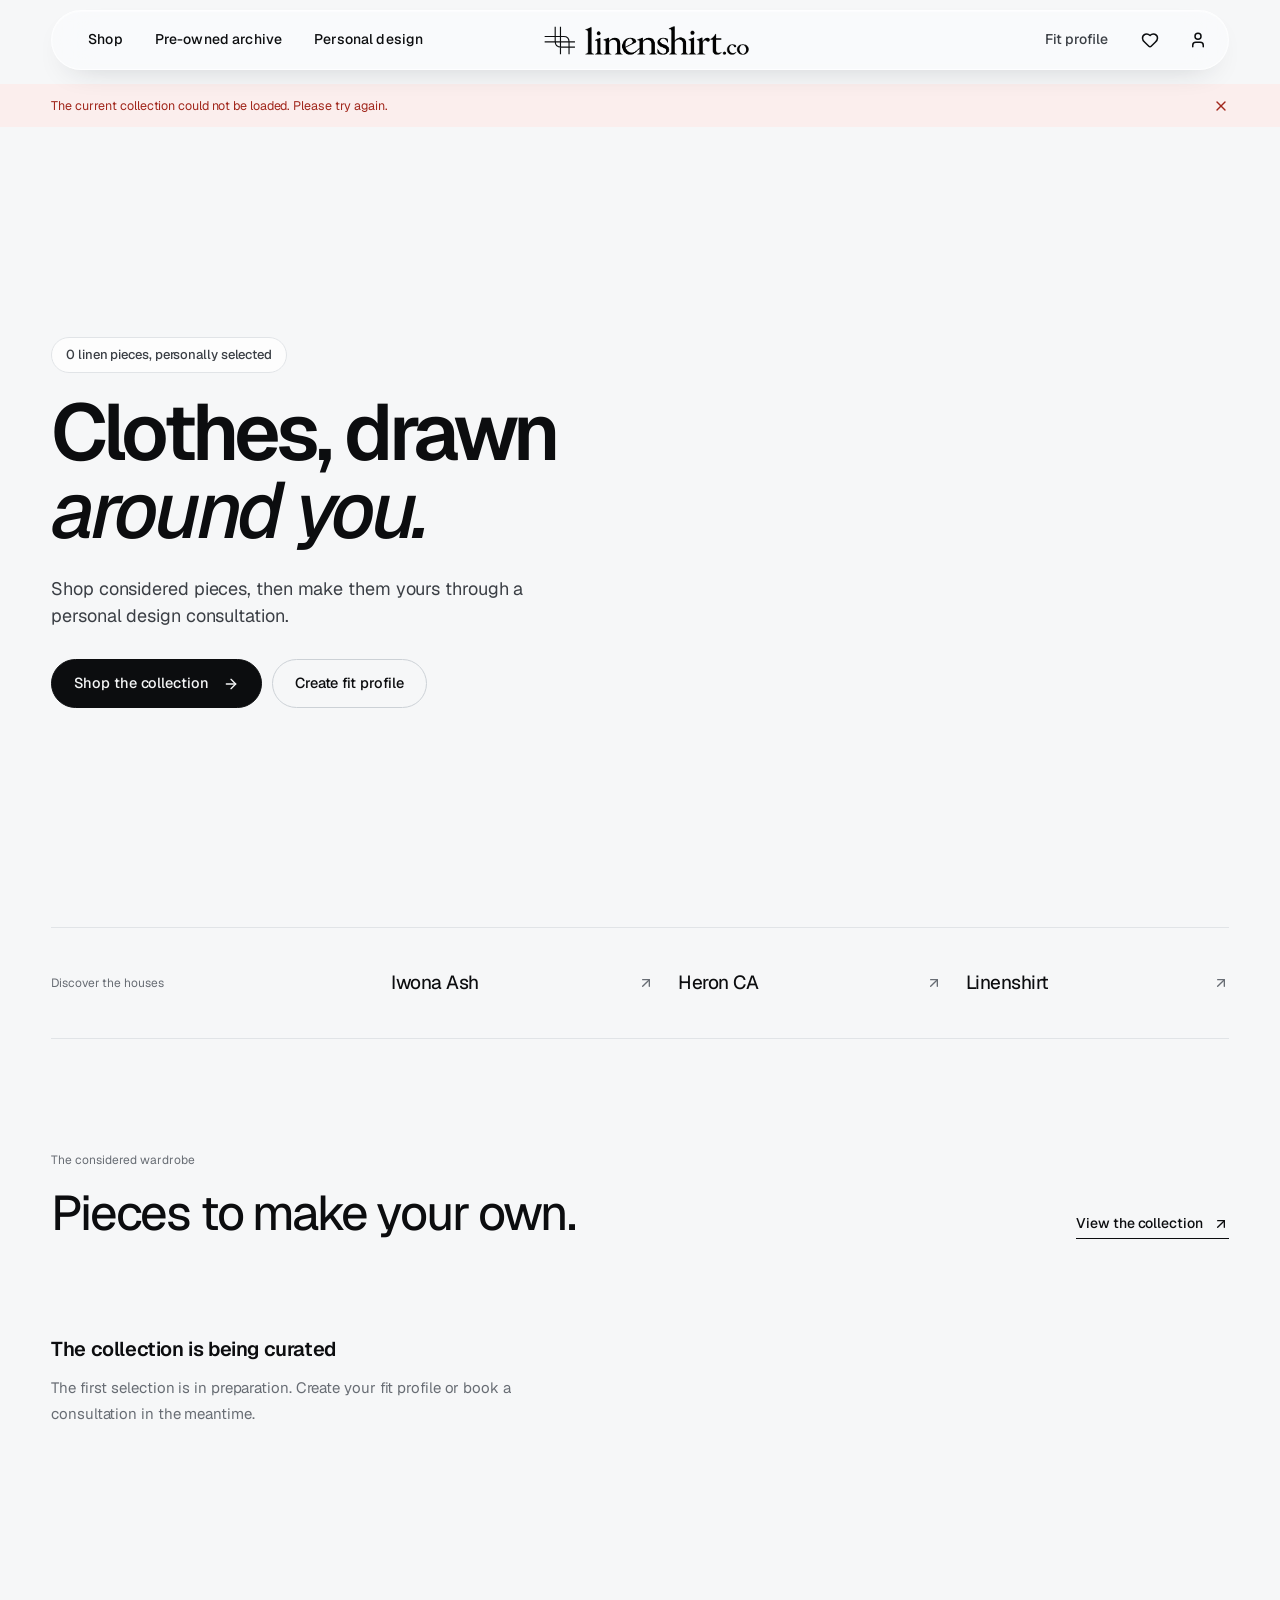
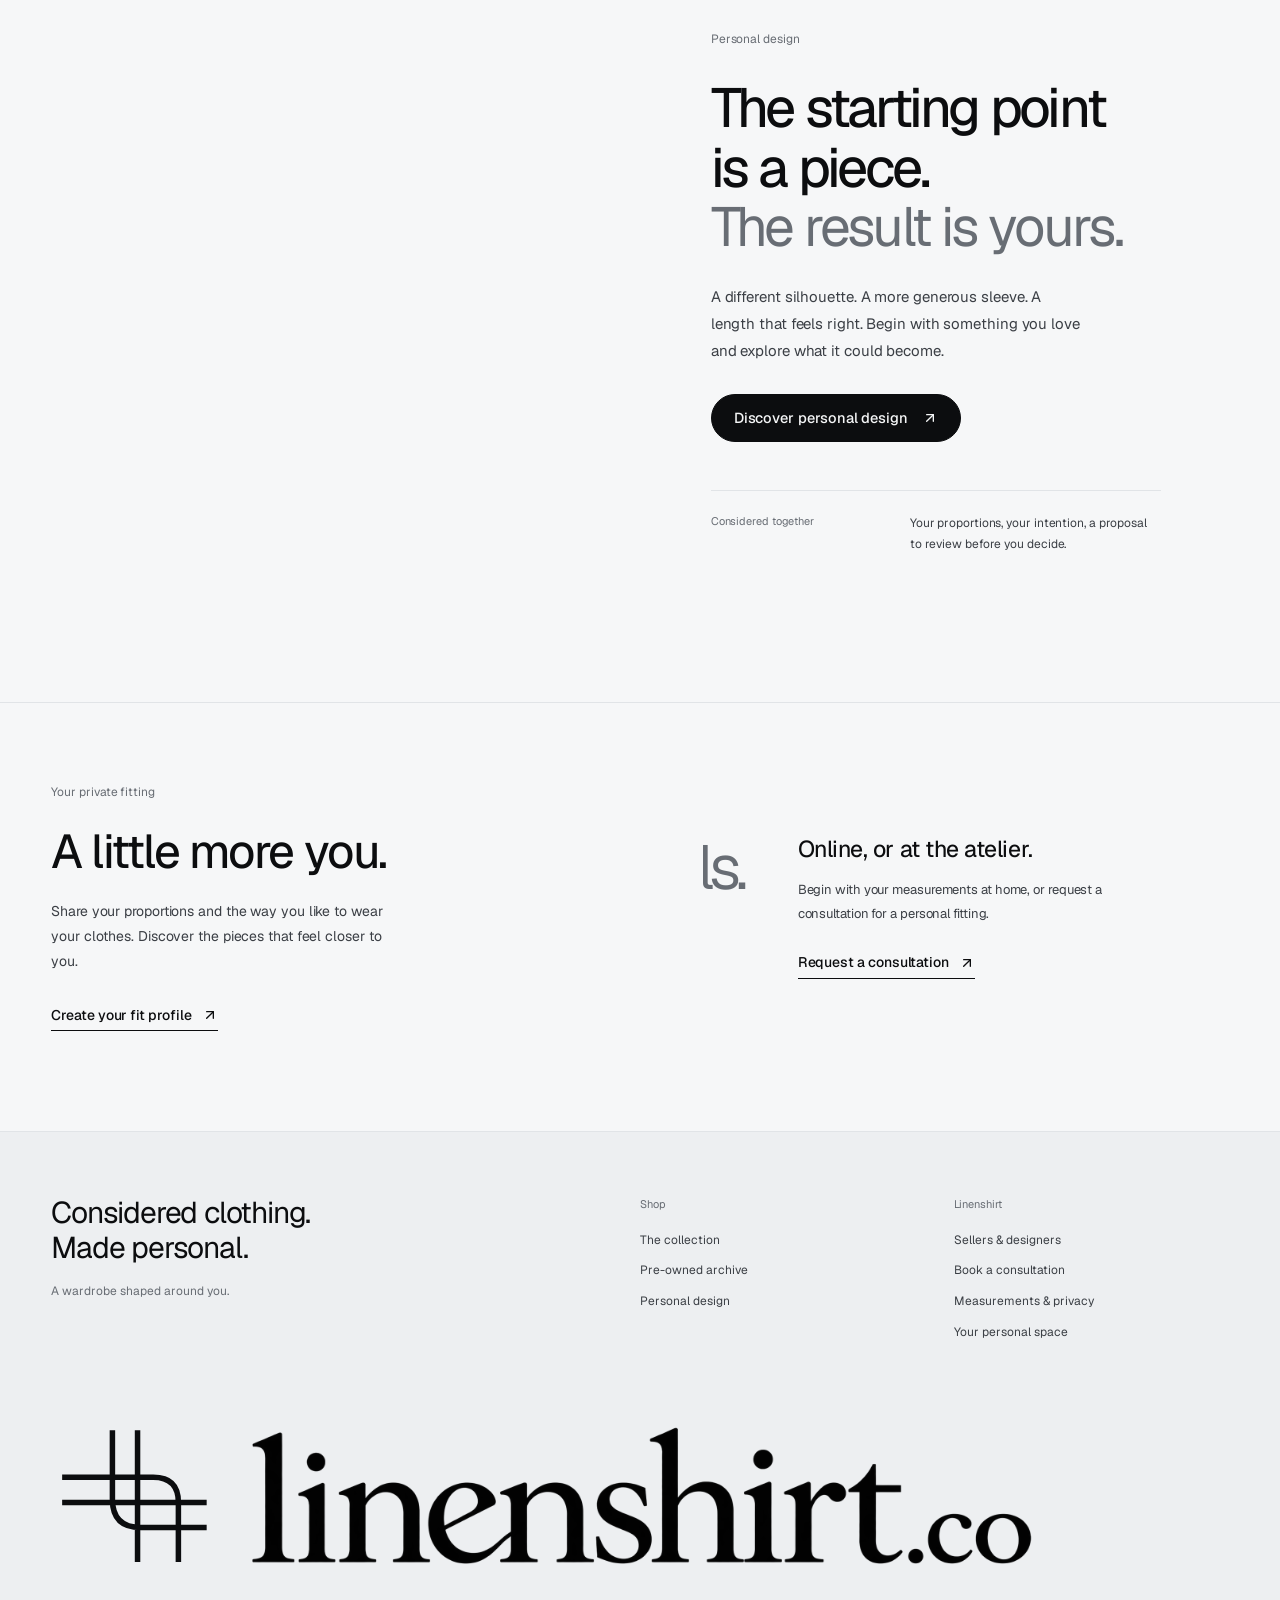
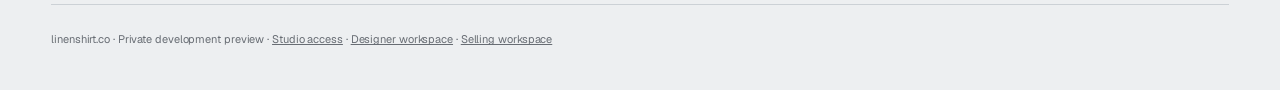
<file: linenshirt/index.html>
<!doctype html>
<html lang="en">
<head>
<meta charset="utf-8">
<meta name="viewport" content="width=device-width, initial-scale=1">
<meta name="robots" content="noindex,nofollow">
<meta name="referrer" content="no-referrer">
<meta http-equiv="Content-Security-Policy" content="default-src 'self'; img-src 'self' data: https:; font-src 'self'; style-src 'self' 'unsafe-inline'; script-src 'self' 'unsafe-inline'; connect-src 'self' https://linenshirt-atelier.rockyfrost10.chatgpt.site; frame-src 'none'; base-uri 'none'; object-src 'none'">
<title>Linenshirt · Personal wardrobe</title>
<meta name="description" content="Linenshirt: contemporary pieces and personal design around your measurements. Illustrative preview collection.">
<link rel="icon" type="image/svg+xml" href="/linenshirt/brand-weave-v1.svg">
<link rel="canonical" href="https://mrspace.online/linenshirt/">
<link rel="stylesheet" href="/linenshirt/brand-20261024.css">
</head>
<body>
<div id="root"></div>
<noscript>Linenshirt needs JavaScript to show the collection.</noscript>
<script src="/linenshirt/price-200-20261024.js" defer></script>
</body>
</html>
</file>
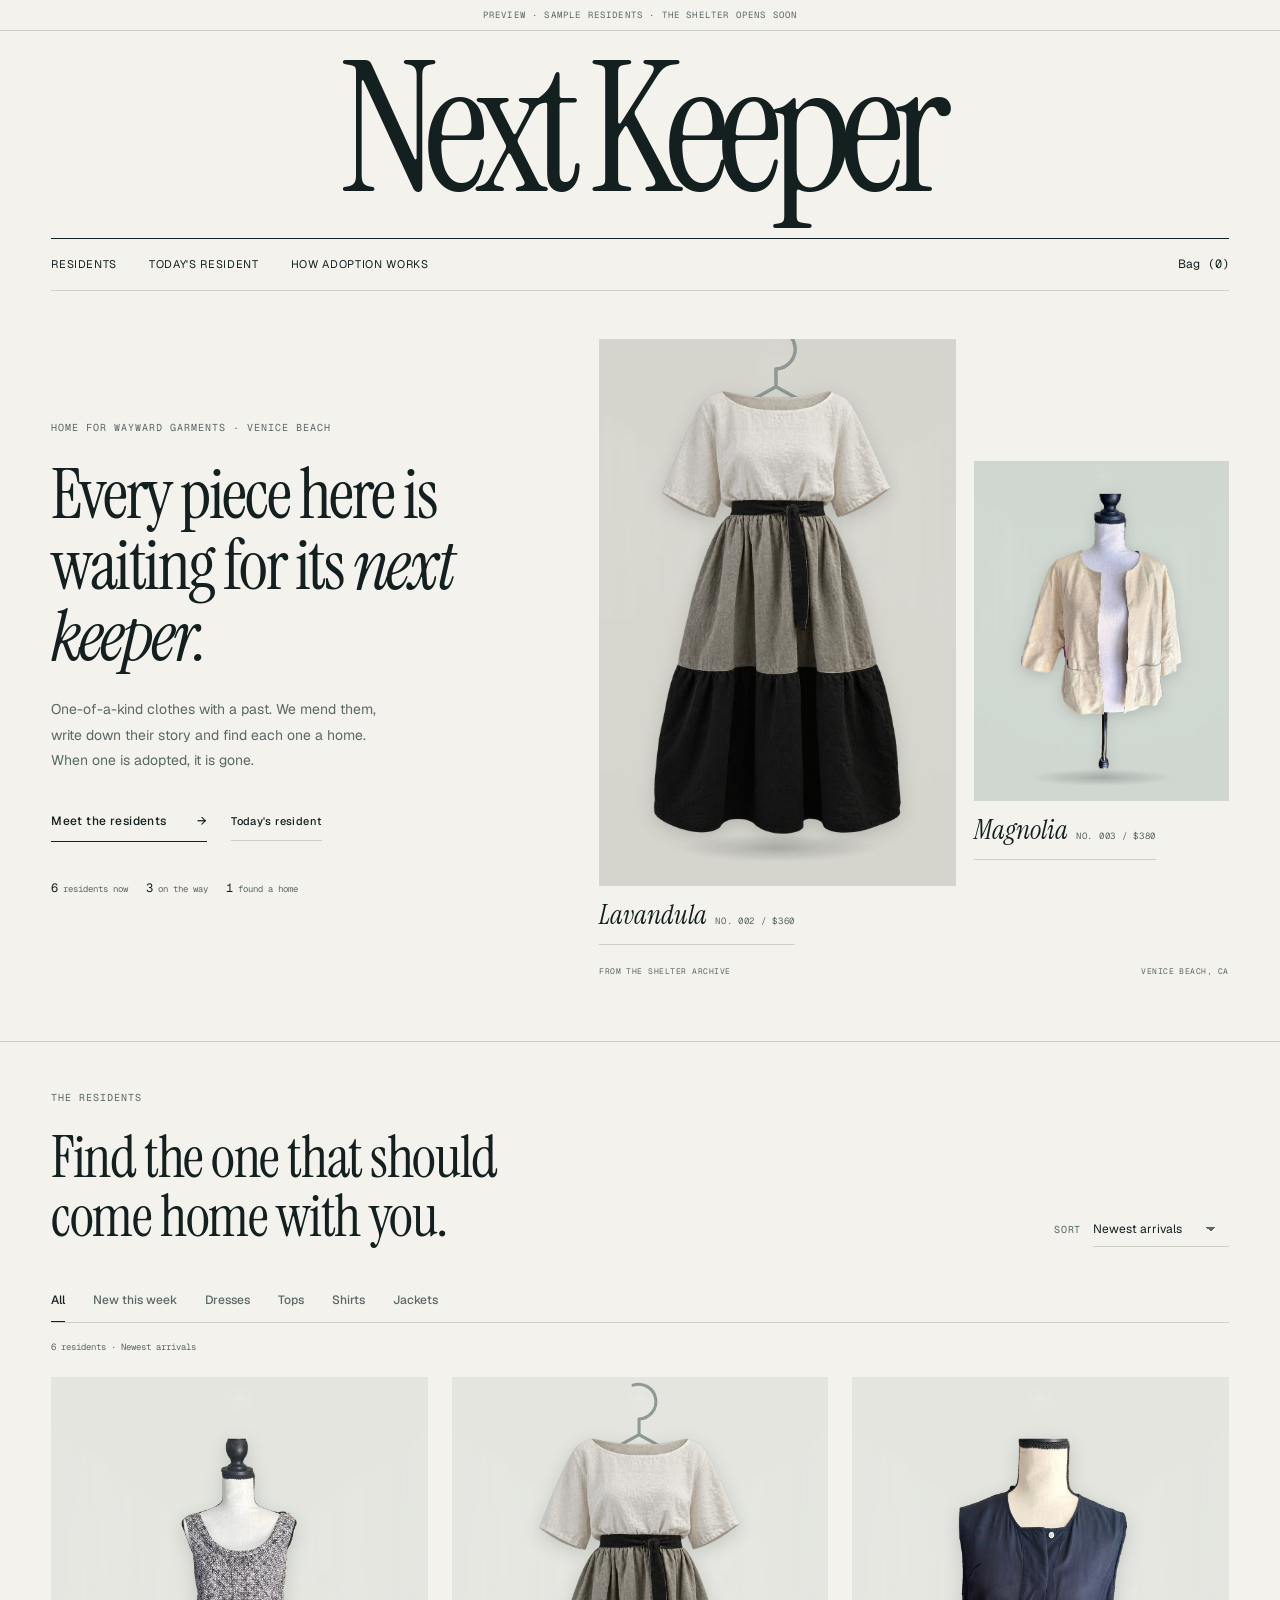
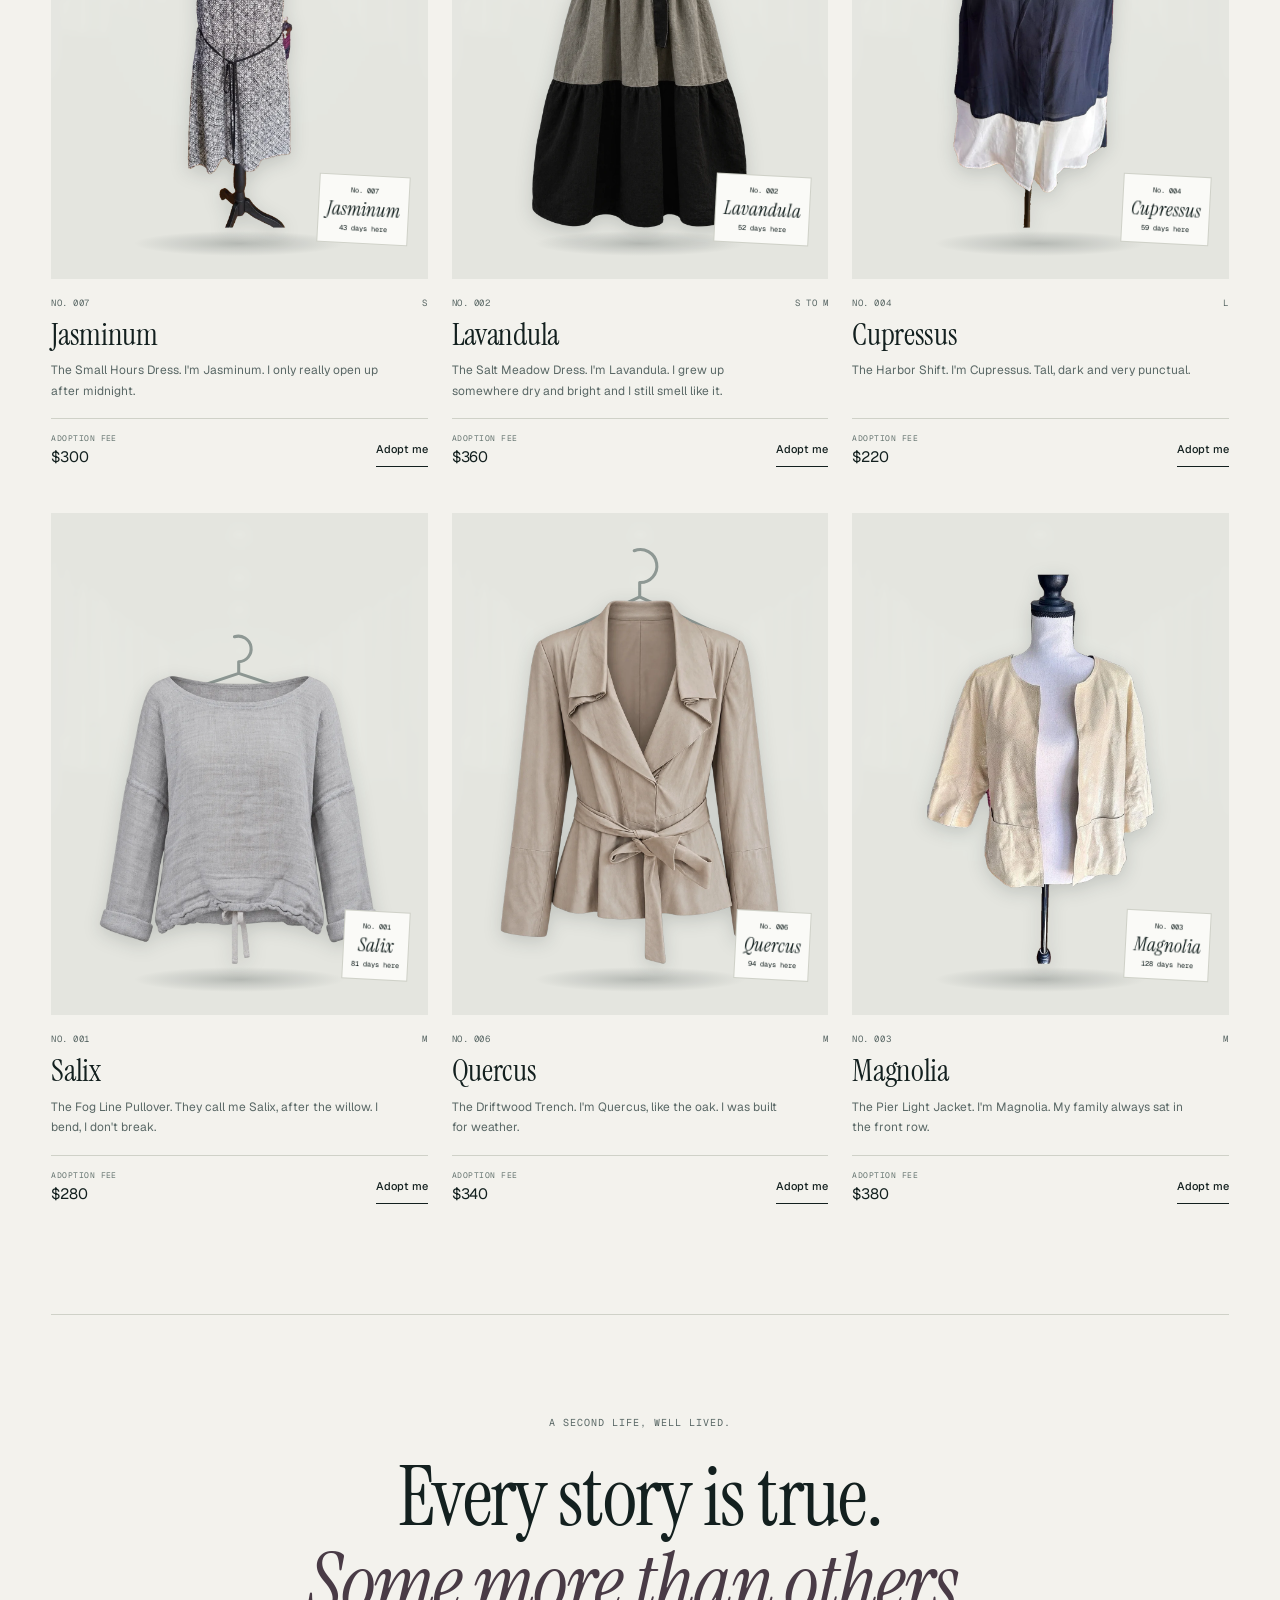
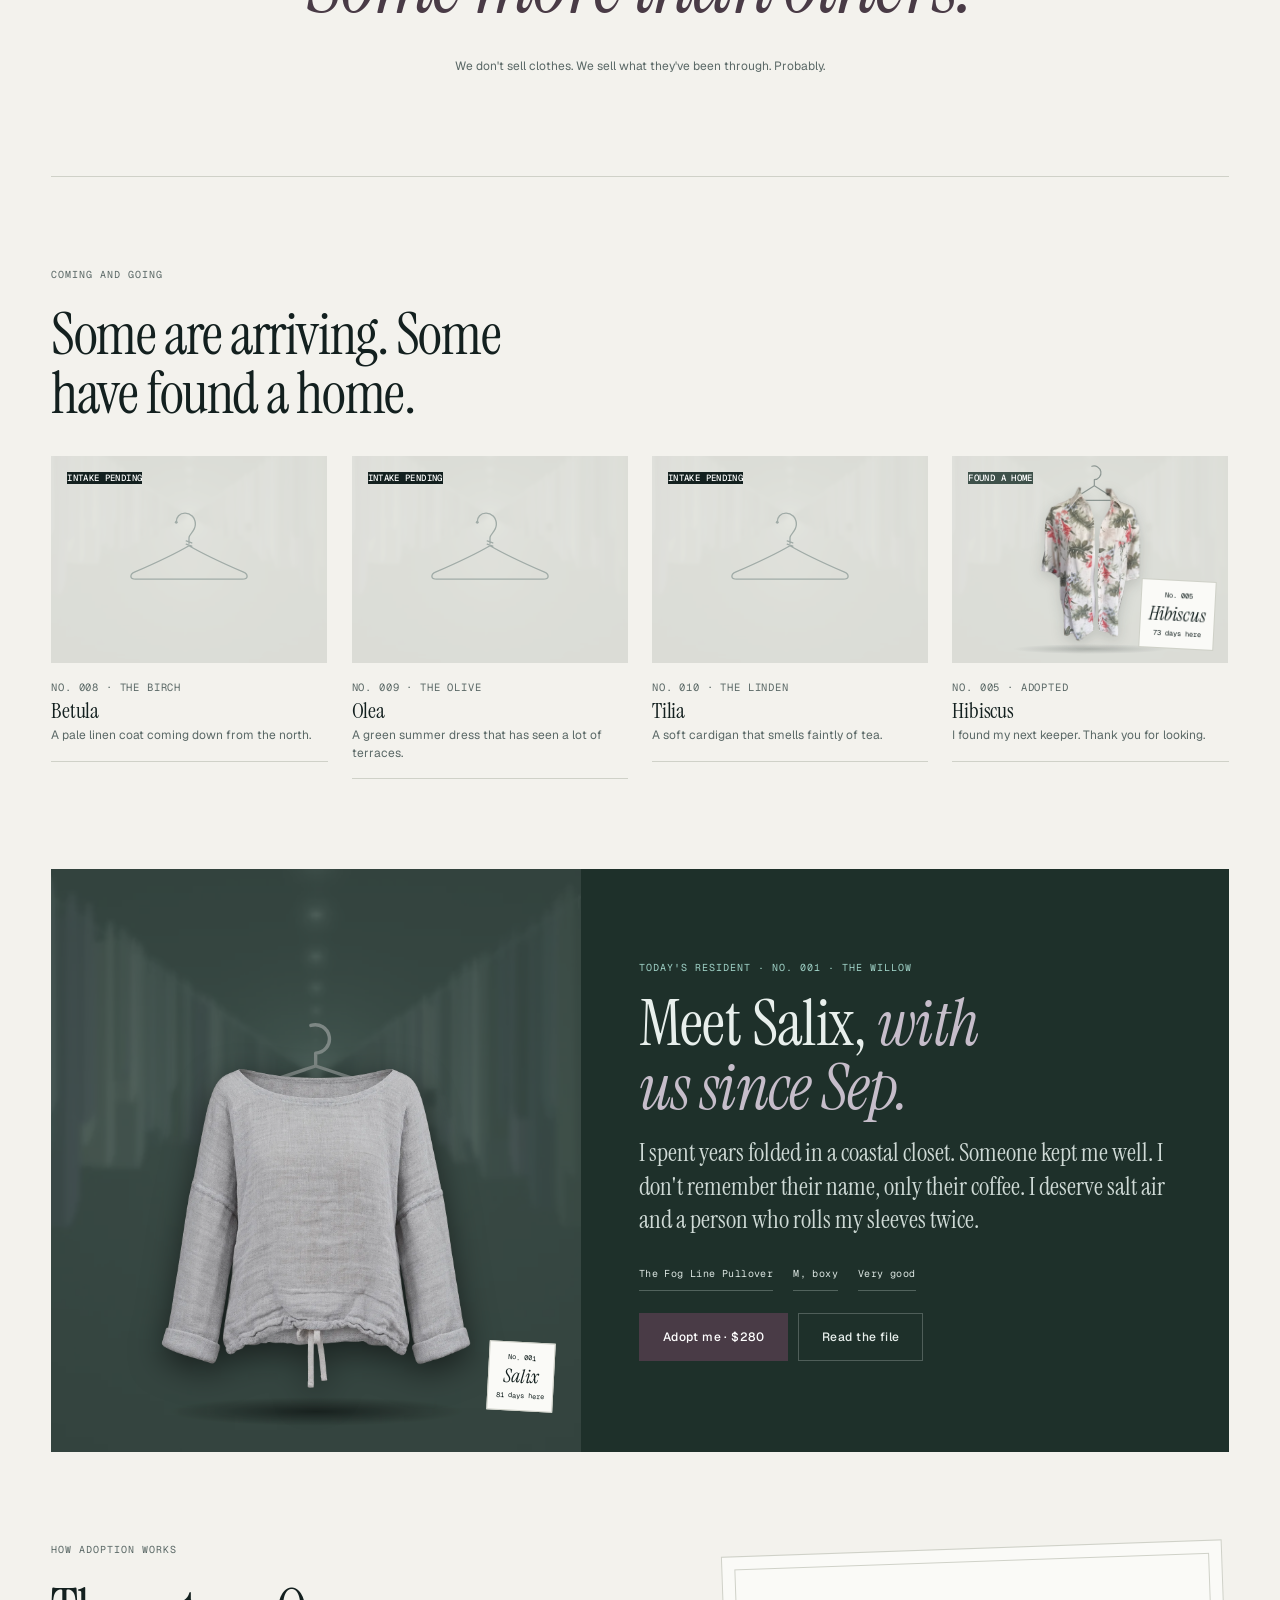
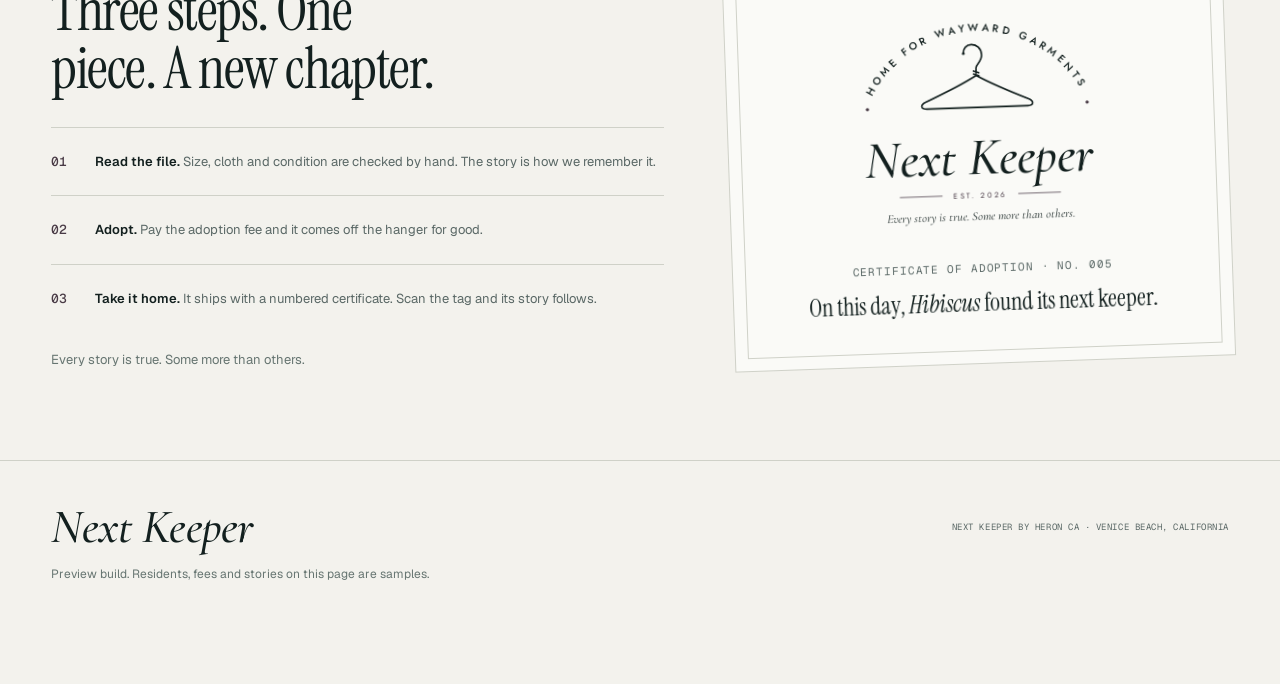
<file: nextkeeper/index.html>
<!doctype html>
<html lang="en">
<head>
  <meta charset="utf-8">
  <meta name="viewport" content="width=device-width, initial-scale=1">
  <meta name="robots" content="noindex,nofollow">
  <title>Next Keeper · Home for Wayward Garments</title>
  <meta name="description" content="Next Keeper is a shelter for clothes with a past. Meet the residents and adopt the one that should come home with you.">
  <meta name="theme-color" content="#F3F2ED">
  <link rel="icon" href="data:image/svg+xml,%3Csvg xmlns=%22http://www.w3.org/2000/svg%22 viewBox=%2240 20 320 190%22%3E%3Cpath d=%22M200 104V90c0-10 16-16 16-34 0-18-13-28-26-28-14 0-22 10-22 22M200 110c-24 14-90 46-136 66-14 6-14 18 2 18h268c16 0 16-12 2-18-46-20-112-52-136-66%22 fill=%22none%22 stroke=%22%2313201F%22 stroke-width=%2214%22 stroke-linecap=%22round%22/%3E%3C/svg%3E">
  <link rel="canonical" href="https://mrspace.online/nextkeeper/">
  <link rel="stylesheet" href="/nextkeeper/nk.css?v=20261026-editorial-final">
  <script src="/nextkeeper/nk.js?v=20261026-editorial-final" defer></script>
</head>
<body>
<a class="skip-link" href="#main">Skip to content</a>
<div class="notice">Preview · sample residents · the shelter opens soon</div>

<header class="top">
  <a class="brand" href="./" aria-label="Next Keeper home">
    <span class="brand-icon" data-hanger></span>
    <span class="brand-name">Next Keeper</span>
  </a>
  <nav class="nav" aria-label="Main">
    <a href="#shelter">Residents</a>
    <a href="#today-sec">Today's resident</a>
    <a href="#adoption">How adoption works</a>
  </nav>
  <button class="bag-btn" type="button" data-bag-open aria-label="Open your keeper's bag">
    <svg viewBox="0 0 24 24" aria-hidden="true"><path d="M6 8h12l-1 12H7L6 8Z M9 8V6a3 3 0 0 1 6 0v2" fill="none" stroke="currentColor" stroke-width="1.6" stroke-linejoin="round"/></svg>
    <span>Bag</span><b id="bagCount" data-bag-count>0</b>
  </button>
</header>

<main id="main">
  <section class="hero" data-ms-section="opening">
    <div class="hero-copy">
      <p class="kicker">Home for Wayward Garments · Venice Beach</p>
      <h1 data-ms-field="opening.title">Every piece here is waiting for its <em>next keeper.</em></h1>
      <p class="lede" data-ms-field="opening.description">One-of-a-kind clothes with a past. We mend them, write down their story and find each one a home. When one is adopted, it is gone.</p>
      <div class="hero-actions">
        <a class="btn" href="#shelter">Meet the residents <span aria-hidden="true">→</span></a>
        <a class="btn ghost" href="#today-sec">Today's resident</a>
      </div>
      <ul class="stats" aria-label="Shelter at a glance">
        <li><b id="st-wait">6</b><span>residents now</span></li>
        <li><b id="st-queue">3</b><span>on the way</span></li>
        <li><b id="st-homed">1</b><span>found a home</span></li>
      </ul>
    </div>
    <div class="stage-wrap">
      <div id="stage" class="stage" aria-label="Residents waiting today"></div>
      <div class="stage-tools"><span class="mono">From the shelter archive</span><span class="mono">Venice Beach, CA</span></div>
    </div>
  </section>

  <section id="shelter" data-ms-section="shelter" class="section">
    <div class="sec-head">
      <div>
        <p class="kicker">The residents</p>
        <h2>Find the one that should come home with you.</h2>
      </div>
      <label class="sort">Sort
        <select id="sort">
          <option value="newest">Newest arrivals</option>
          <option value="longest">Longest residents</option>
          <option value="low">Fee: low to high</option>
          <option value="high">Fee: high to low</option>
        </select>
      </label>
    </div>
    <div id="filters" class="filters" role="toolbar" aria-label="Filter residents"></div>
    <p id="resultCount" class="result-count" role="status" aria-live="polite"></p>
    <div id="grid" class="grid"></div>
  </section>

  <section class="brand-note" data-ms-section="philosophy">
    <p class="kicker">A second life, well lived.</p>
    <h2 data-ms-field="philosophy.title">Every story is true.<br><em>Some more than others.</em></h2>
    <p>We don't sell clothes. We sell what they've been through. Probably.</p>
  </section>

  <section id="coming-sec" data-ms-section="coming-sec" class="section coming-wrap">
    <div class="sec-head">
      <div>
        <p class="kicker">Coming and going</p>
        <h2>Some are arriving. Some have found a home.</h2>
      </div>
    </div>
    <div id="coming" class="coming"></div>
  </section>

  <section id="today-sec" data-ms-section="today-sec" class="section">
    <div id="today" class="today"></div>
  </section>

  <section id="adoption" data-ms-section="adoption" class="section adoption">
    <div class="adopt-copy">
      <p class="kicker">How adoption works</p>
      <h2>Three steps. One piece. A new chapter.</h2>
      <ol class="steps">
        <li><b>01</b><span><strong>Read the file.</strong> Size, cloth and condition are checked by hand. The story is how we remember it.</span></li>
        <li><b>02</b><span><strong>Adopt.</strong> Pay the adoption fee and it comes off the hanger for good.</span></li>
        <li><b>03</b><span><strong>Take it home.</strong> It ships with a numbered certificate. Scan the tag and its story follows.</span></li>
      </ol>
      <p class="fine-print">Every story is true. Some more than others.</p>
    </div>
    <figure class="cert" aria-label="Sample adoption certificate">
      <div class="cert-seal" data-logo></div>
      <figcaption>
        <span class="mono">Certificate of adoption · No. 005</span>
        <span class="cert-line">On this day, <em>Hibiscus</em> found its next keeper.</span>
      </figcaption>
    </figure>
  </section>
</main>

<footer class="foot">
  <div class="foot-row">
    <a class="brand" href="./"><span class="brand-icon" data-hanger></span><span class="brand-name">Next Keeper</span></a>
    <p>Next Keeper by Heron CA · Venice Beach, California</p>
  </div>
  <p class="foot-small">Preview build. Residents, fees and stories on this page are samples.</p>
</footer>

<div id="dock" class="dock" hidden><button type="button" data-bag-open><span><b data-bag-count>0</b> in your bag</span><span id="dockTotal">$0</span><span aria-hidden="true">→</span></button></div>

<dialog id="bag" class="bag" aria-labelledby="bagTitle">
  <div class="bag-head"><h2 id="bagTitle">Your keeper's bag</h2><button type="button" class="icon-btn" data-bag-close aria-label="Close bag">×</button></div>
  <div id="bagItems" class="bag-items"></div>
  <div class="bag-foot">
    <div class="bag-total"><span>Adoption fees</span><b id="bagTotal">$0</b></div>
    <button type="button" class="btn full" data-checkout>Complete adoption</button>
    <p class="fine-print">Preview bag only. Pieces are not reserved. Checkout opens with the shelter.</p>
    <p id="bagNotice" class="dialog-notice" role="status" aria-live="polite"></p>
  </div>
</dialog>


<dialog id="fileDialog" class="file-dialog" aria-label="Intake file"><div id="file"></div></dialog>
<div id="toast" class="toast" role="status" aria-live="polite"></div>
<script type="application/json" id="ms-editor-config">
{
  "version": 1,
  "page": {
    "en": "Next Keeper",
    "tr": "Next Keeper",
    "es": "Next Keeper",
    "de": "Next Keeper",
    "fr": "Next Keeper"
  },
  "sections": {
    "opening": {
      "en": "Opening",
      "tr": "Açılış",
      "es": "Inicio",
      "de": "Einstieg",
      "fr": "Ouverture"
    },
    "philosophy": {
      "en": "Philosophy",
      "tr": "Marka yaklaşımı",
      "es": "Filosofía",
      "de": "Philosophie",
      "fr": "Philosophie"
    },
    "today-sec": {
      "en": "Today’s resident",
      "tr": "Günün sakini",
      "es": "Residente del día",
      "de": "Bewohner des Tages",
      "fr": "Résident du jour"
    },
    "shelter": {
      "en": "The shelter",
      "tr": "Barınak",
      "es": "El refugio",
      "de": "Das Zuhause",
      "fr": "Le refuge"
    },
    "adoption": {
      "en": "Adoption",
      "tr": "Sahiplenme",
      "es": "Adopción",
      "de": "Adoption",
      "fr": "Adoption"
    },
    "rules": {
      "en": "House rules",
      "tr": "Ev kuralları",
      "es": "Reglas",
      "de": "Hausregeln",
      "fr": "Règles"
    }
  },
  "fields": {
    "opening.title": {
      "en": "Headline",
      "tr": "Ana başlık",
      "es": "Título",
      "de": "Überschrift",
      "fr": "Titre"
    },
    "opening.description": {
      "en": "Introduction",
      "tr": "Giriş",
      "es": "Introducción",
      "de": "Einleitung",
      "fr": "Introduction"
    },
    "philosophy.title": {
      "en": "Brand statement",
      "tr": "Marka cümlesi",
      "es": "Manifiesto",
      "de": "Markenaussage",
      "fr": "Manifeste"
    }
  }
}
</script>
</body>
</html>
</file>
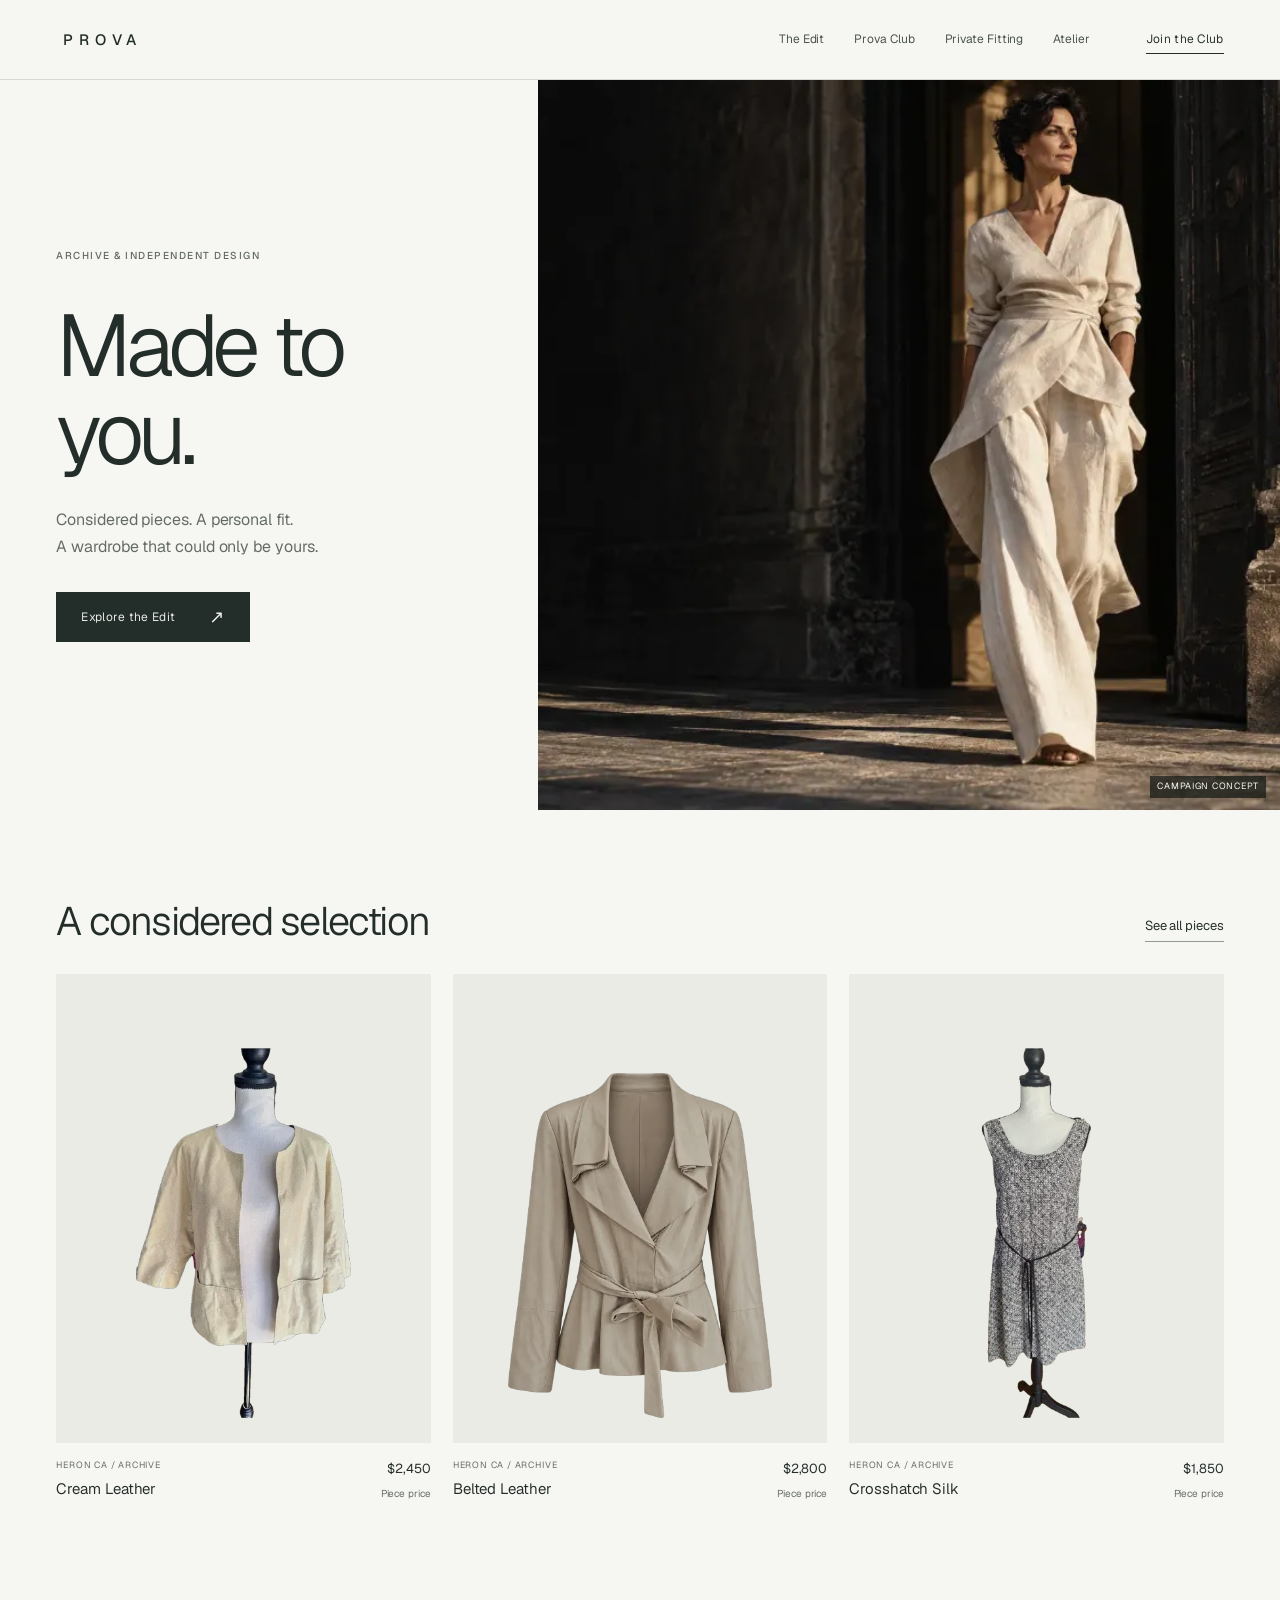
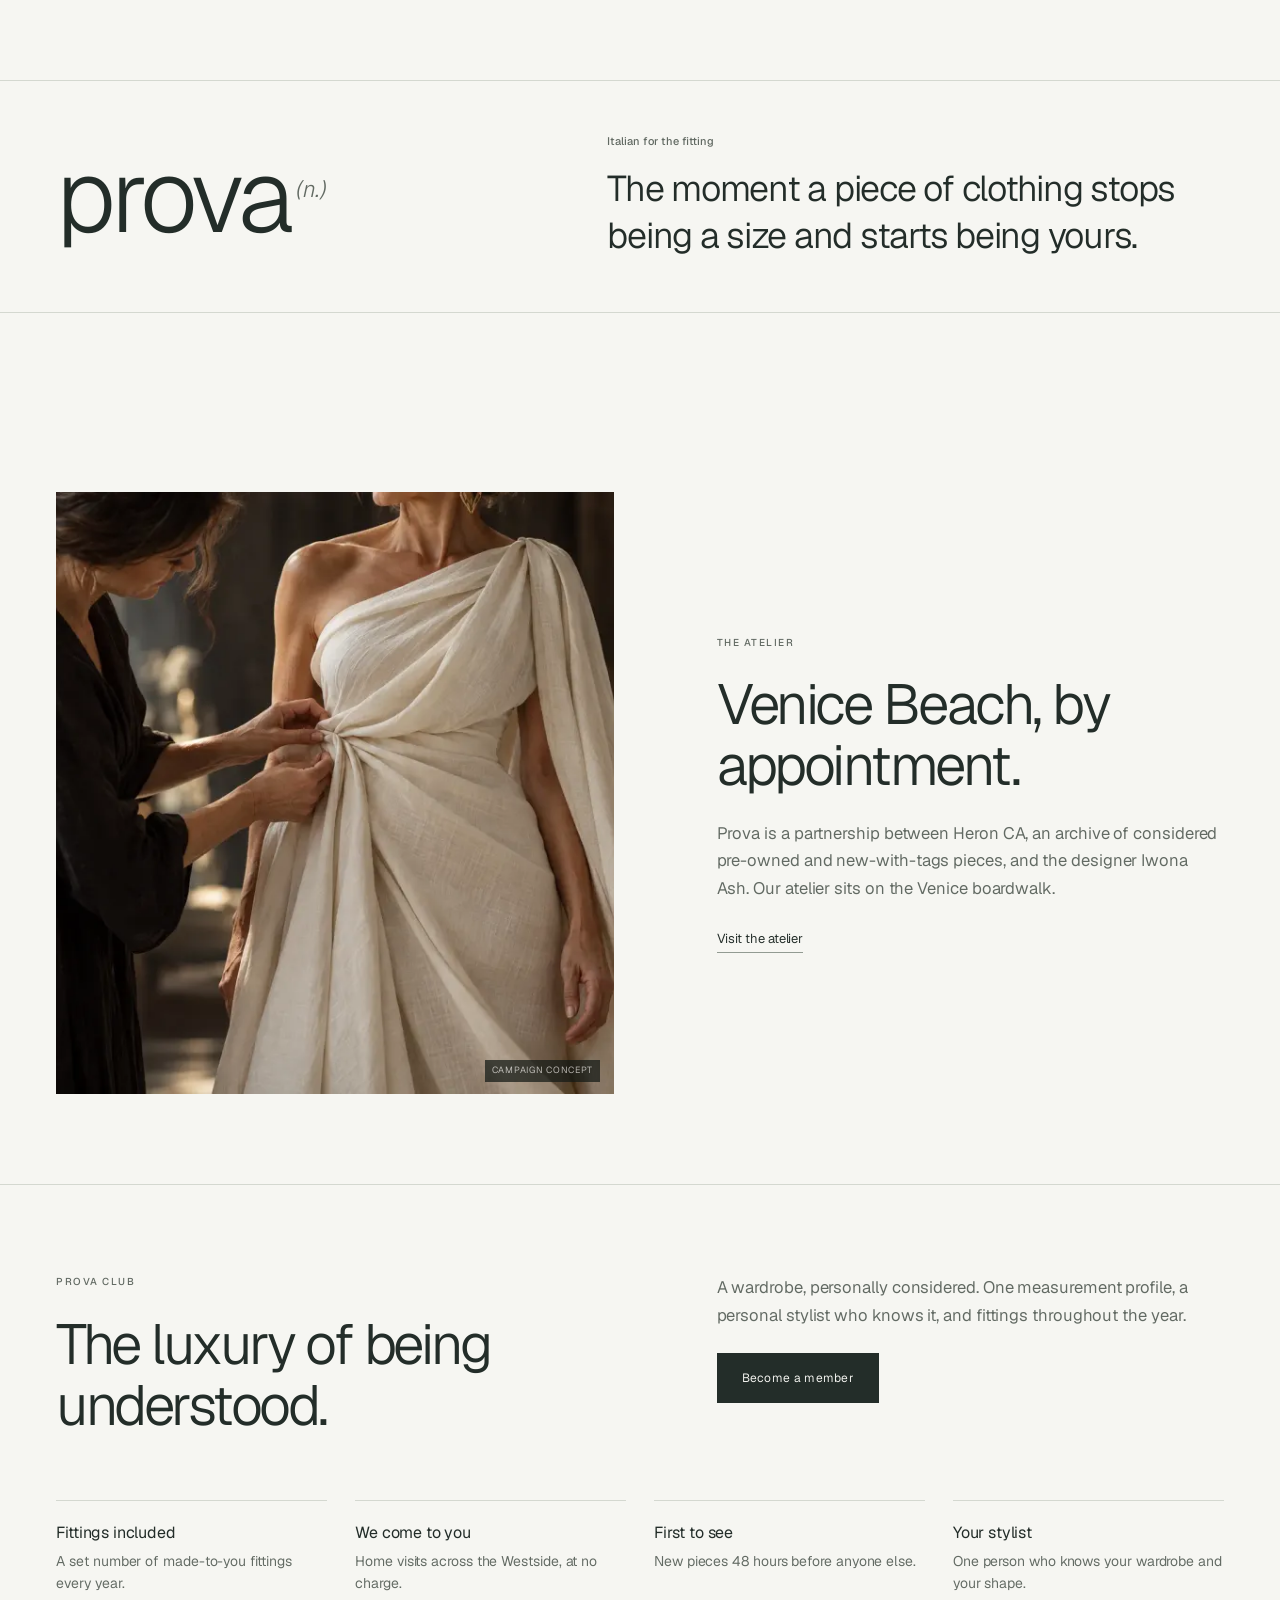
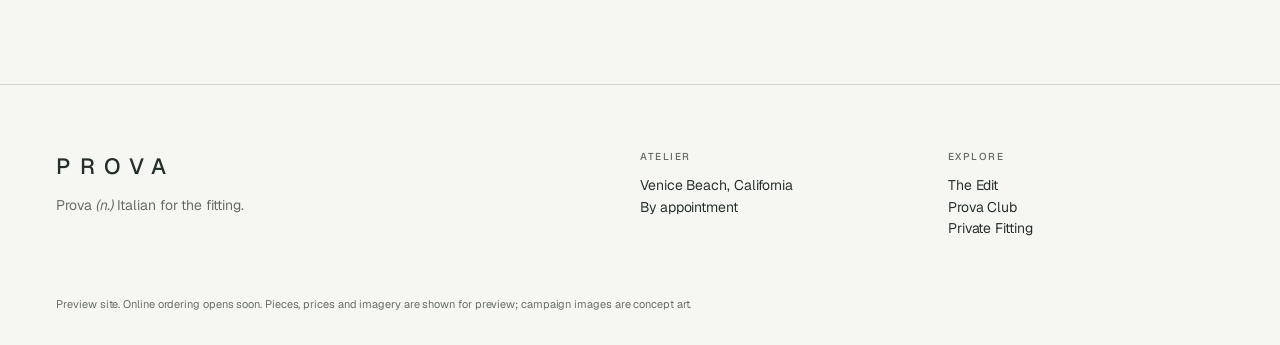
<file: prova/index.html>
<!doctype html>
<html lang="en">
<head>
<meta charset="utf-8">
<meta name="viewport" content="width=device-width, initial-scale=1, viewport-fit=cover">
<title>Prova · Made to you</title>
<meta name="description" content="Curated archive and designer pieces, finished to your measurements in our Venice atelier.">
<meta name="robots" content="noindex, nofollow">
<meta name="theme-color" content="#F6F6F2">
<link rel="preload" href="fonts/geist-latin-wght-normal.woff2" as="font" type="font/woff2" crossorigin>
<meta property="og:title" content="Prova · Made to you">
<meta property="og:description" content="Considered pieces. A personal fit. A wardrobe that could only be yours.">
<meta property="og:image" content="https://mrspace.online/prova/images/og-prova.jpg">
<link rel="icon" href="favicon.svg" type="image/svg+xml">
<link rel="stylesheet" href="styles.css">
</head>
<body>
<a class="skip" href="#main">Skip to content</a>
<header class="bar" id="bar">
  <a class="mark" href="#/" aria-label="Prova home">PROVA</a>
  <nav class="nav" id="nav" aria-label="Main">
    <a href="#/edit" data-nav="edit">The Edit</a>
    <a href="#/club" data-nav="club">Prova Club</a>
    <a href="#/private" data-nav="private">Private Fitting</a>
    <a href="#/atelier" data-nav="atelier">Atelier</a>
  </nav>
  <a class="btn btn-sm bar-cta" href="#/club">Join the Club</a>
  <button class="menu" id="menu" aria-expanded="false" aria-controls="nav" aria-label="Menu"><span></span><span></span></button>
</header>
<main id="main" tabindex="-1"></main>
<footer class="foot">
  <div class="foot-grid">
    <div>
      <div class="mark mark-lg">PROVA</div>
      <p class="muted">Prova <em>(n.)</em> Italian for the fitting.</p>
    </div>
    <div>
      <p class="eyebrow">Atelier</p>
      <p>Venice Beach, California<br>By appointment</p>
    </div>
    <div>
      <p class="eyebrow">Explore</p>
      <p><a href="#/edit">The Edit</a><br><a href="#/club">Prova Club</a><br><a href="#/private">Private Fitting</a></p>
    </div>
  </div>
  <p class="fine">Preview site. Online ordering opens soon. Pieces, prices and imagery are shown for preview; campaign images are concept art.</p>
</footer>
<div class="toast" id="toast" role="status" aria-live="polite"></div>
<script src="app.js" defer></script>
</body>
</html>
</file>
<file: linenshirt/brand-20261024.css>
/* Linenshirt — contemporary fashion-house identity (2026-10-21 direction).
   Near-white and ink, disciplined cool neutrals, large editorial photography. */
@font-face{font-family:LSans;src:url('/linenshirt/sans.ttf') format('truetype');font-display:swap}

:root{
  --bg:#f7f8f8;--paper:#ffffff;--surface:#eef0f1;--surface-2:#e4e7e9;
  --line:#dfe2e5;--line-strong:#c4c8cd;
  --ink:#0b0c0d;--ink-2:#34373b;--muted:#6b7077;--faint:#9aa0a6;
  --danger:#a1271c;--danger-bg:#fbeeed;--ok-bg:#eaf0ec;--ok:#1f4a33;
  --display:'Helvetica Neue',LSans,Arial,sans-serif;
  --text:LSans,'Helvetica Neue',Arial,sans-serif;
  --gutter:clamp(20px,4vw,64px);
  --photo:saturate(.72) contrast(1.07) brightness(1.02);
}
*{box-sizing:border-box}
html{scroll-behavior:smooth;-webkit-text-size-adjust:100%}
body{margin:0;background:var(--bg);color:var(--ink);font:14px/1.6 var(--text);-webkit-font-smoothing:antialiased;font-synthesis:none}
button,input,select,textarea{font:inherit;color:inherit}
button,a{touch-action:manipulation}
button{cursor:pointer;background:none;border:0;padding:0;text-align:inherit}
button:disabled{opacity:.42;cursor:not-allowed}
button[aria-busy="true"]{cursor:progress;opacity:.7}
a{color:inherit}
:focus-visible{outline:2px solid var(--ink);outline-offset:3px}
h1,h2,h3,p,figure,blockquote{margin:0}
h1,h2,h3{font-family:var(--display);font-weight:400;line-height:1.02;letter-spacing:-.035em}
h1{font-size:clamp(40px,5.4vw,88px)}
h2{font-size:clamp(30px,3.6vw,56px)}
h3{font-size:22px;letter-spacing:-.02em;line-height:1.15}
em{font-style:normal}
p{color:var(--ink-2);line-height:1.7}
strong{font-weight:500}
img{display:block;width:100%;object-fit:cover;filter:var(--photo)}
.eyebrow{display:block;font-size:10.5px;letter-spacing:.16em;text-transform:uppercase;color:var(--muted);line-height:1.5}
.small{font-size:11.5px;color:var(--muted)}
.sr-only,.skip:not(:focus){position:absolute;width:1px;height:1px;overflow:hidden;clip:rect(0 0 0 0);white-space:nowrap}
.skip:focus{position:fixed;top:10px;left:10px;z-index:200;background:var(--ink);color:#fff;padding:10px 14px}

/* Announcement + header */
.announcement{background:var(--ink);color:#e9ebec;display:flex;justify-content:center;align-items:center;gap:18px;font-size:11px;letter-spacing:.04em;padding:9px var(--gutter);flex-wrap:wrap;text-align:center}
.announcement button{display:inline-flex;align-items:center;gap:6px;color:#fff;border-bottom:1px solid #fff6;padding-bottom:1px}
.header{position:sticky;top:0;z-index:60;display:grid;grid-template-columns:1fr auto 1fr;align-items:center;gap:20px;height:72px;padding:0 var(--gutter);background:rgba(247,248,248,.92);backdrop-filter:saturate(1.4) blur(14px);border-bottom:1px solid var(--line)}
.header nav{display:flex;gap:30px;justify-self:start}
.header nav button{font-size:12.5px;letter-spacing:.01em;padding:8px 0;border-bottom:1px solid transparent}
.header nav button[aria-current="page"]{border-color:var(--ink)}
.header nav button:hover{border-color:var(--line-strong)}
.wordmark{font-family:var(--display);font-size:21px;letter-spacing:.42em;margin-right:-.42em;font-weight:400;justify-self:center;white-space:nowrap}
.header-tools{display:flex;align-items:center;gap:8px;justify-self:end}
.tool-text{font-size:12px;padding:8px 10px;color:var(--ink-2)}
.tool-text:hover{color:var(--ink)}
.icon-button{position:relative;display:inline-flex;align-items:center;justify-content:center;width:40px;height:40px}
.icon-button .count{position:absolute;top:4px;right:2px;min-width:16px;height:16px;border-radius:8px;background:var(--ink);color:#fff;font-size:9px;line-height:16px;text-align:center;padding:0 4px}
.admin-link{font-size:11px;letter-spacing:.14em;text-transform:uppercase;padding:9px 12px;border:1px solid var(--ink)}
.mobile-only{display:none!important}
.notices{position:sticky;top:72px;z-index:55}
.notice{display:flex;align-items:center;justify-content:space-between;gap:20px;padding:12px var(--gutter);font-size:12.5px}
.notice.error,.form-error{background:var(--danger-bg);color:var(--danger)}
.notice.success{background:var(--ok-bg);color:var(--ok)}
.notice button{display:flex}
.form-error{padding:12px 14px;font-size:12px;margin-bottom:18px;border-left:2px solid var(--danger)}

/* Buttons and links */
.button{display:inline-flex;align-items:center;justify-content:space-between;gap:28px;min-height:50px;padding:14px 22px;background:var(--ink);color:#fff;border:1px solid var(--ink);font-size:12px;letter-spacing:.06em;text-transform:uppercase;text-decoration:none;transition:background .2s,color .2s,border-color .2s}
.button:hover:not(:disabled){background:#2a2d31;border-color:#2a2d31}
.button.light{background:#fff;color:var(--ink);border-color:#fff}
.button.light:hover:not(:disabled){background:var(--surface);border-color:var(--surface)}
.button.outline{background:transparent;color:var(--ink);border-color:var(--line-strong)}
.button.outline:hover:not(:disabled){border-color:var(--ink);background:transparent}
.button.wide{width:100%}
.button.danger{color:var(--danger);border-color:#e3b8b3}
.button.danger-solid{background:var(--danger);border-color:var(--danger);color:#fff}
.text-link{display:inline-flex;align-items:center;gap:10px;font-size:12px;letter-spacing:.06em;text-transform:uppercase;text-decoration:none;border-bottom:1px solid var(--ink);padding-bottom:4px}
.text-link.quiet{text-transform:none;letter-spacing:0;border-color:var(--line-strong);color:var(--ink-2)}
.text-link:hover{border-color:var(--muted)}

/* Hero: asymmetric fashion composition */
.hero{position:relative;display:grid;grid-template-columns:minmax(0,7fr) minmax(0,5fr);min-height:min(88dvh,900px);background:var(--paper);border-bottom:1px solid var(--line)}
.hero-media{position:relative;overflow:hidden;background:#111}
.hero-media img{position:absolute;inset:0;height:100%;object-position:38% 42%;filter:saturate(.82) contrast(1.1) brightness(.98);transform:scale(1.08);transform-origin:38% 50%}
.hero-copy{display:flex;flex-direction:column;justify-content:flex-end;padding:56px var(--gutter) 64px;gap:26px;position:relative;z-index:1}
.hero-copy h1{font-size:clamp(52px,7.6vw,128px);line-height:.92;letter-spacing:-.055em;margin-left:-.06em}
.hero-copy p{max-width:400px;font-size:15px}
.hero-actions{display:flex;align-items:center;gap:30px;flex-wrap:wrap}
.hero-inset{position:absolute;left:calc(58.333% - 32px - clamp(150px,14vw,220px));bottom:48px;width:clamp(150px,14vw,220px);background:var(--paper);padding:10px 10px 14px;box-shadow:0 30px 60px -30px #0005;z-index:2}
.hero-inset img{aspect-ratio:4/5}
.hero-inset figcaption{font-size:10px;letter-spacing:.08em;text-transform:uppercase;color:var(--muted);margin-top:10px;line-height:1.5}

/* Pillars */
.pillars{display:grid;grid-template-columns:repeat(4,1fr);border-bottom:1px solid var(--line);background:var(--paper)}
.pillars button{position:relative;display:grid;gap:6px;padding:30px var(--gutter) 34px 28px;border-left:1px solid var(--line);text-align:left;transition:background .2s}
.pillars button:first-child{border-left:0;padding-left:var(--gutter)}
.pillars button:hover{background:var(--surface)}
.pillars span{font-size:10.5px;color:var(--faint);letter-spacing:.1em}
.pillars strong{font-family:var(--display);font-weight:400;font-size:21px;letter-spacing:-.02em}
.pillars em{font-size:12.5px;color:var(--muted)}
.pillars svg{position:absolute;top:28px;right:24px;color:var(--muted)}

/* Sections */
.section{padding:96px var(--gutter);max-width:1680px;margin:0 auto}
.section.narrow{max-width:760px}
.section-title{display:flex;justify-content:space-between;align-items:end;gap:24px;margin-bottom:44px}
.section-title h1,.section-title h2{margin-top:14px}
.title-actions{display:flex;gap:12px;flex-wrap:wrap}

/* Product grid */
.product-grid{display:grid;grid-template-columns:repeat(4,minmax(0,1fr));gap:48px 20px}
.product-grid.feature{grid-template-columns:repeat(4,minmax(0,1fr))}
.product-grid.feature .product-card:first-child{grid-column:span 2;grid-row:span 2}
.product-grid.feature .product-card:first-child .product-image img{aspect-ratio:auto;height:100%;min-height:560px}
.product-grid.feature .product-card:first-child .product-name{font-size:28px}
.product-card{display:flex;flex-direction:column}
.product-image{position:relative;overflow:hidden;background:var(--surface);flex:1}
.product-image>button:first-child{display:block;width:100%;height:100%}
.product-image img{aspect-ratio:3/4;height:100%;transition:transform .6s cubic-bezier(.2,.7,.2,1)}
.product-image>button:hover img{transform:scale(1.035)}
.favorite{position:absolute;right:10px;top:10px;background:#fffffff0;border-radius:50%;width:36px;height:36px}
.tag{position:absolute;left:10px;bottom:10px;background:#fffffff0;font-size:9.5px;letter-spacing:.12em;text-transform:uppercase;padding:6px 9px}
.product-meta{display:flex;justify-content:space-between;gap:10px;margin:16px 0 6px;font-size:10px;letter-spacing:.12em;text-transform:uppercase;color:var(--muted)}
.product-name{font-family:var(--display);font-size:19px;letter-spacing:-.02em;line-height:1.25;text-align:left}
.product-name:hover{text-decoration:underline;text-underline-offset:4px;text-decoration-thickness:1px}
.product-bottom{display:flex;justify-content:space-between;gap:12px;margin-top:6px;font-size:13px}
.fit{font-size:11px;color:var(--muted)}
.fit-0{color:var(--ink)}
.fit-0:before{content:'';display:inline-block;width:6px;height:6px;border-radius:50%;background:var(--ink);margin-right:6px;vertical-align:1px}

/* Service band */
.service-band{display:grid;grid-template-columns:1fr 1fr;background:var(--ink);color:#fff}
.service-band>img{height:100%;min-height:720px;filter:grayscale(.85) contrast(1.1) brightness(.92)}
.service-band>div{padding:96px var(--gutter);display:flex;flex-direction:column;justify-content:center;gap:34px}
.service-band .eyebrow{color:#9aa0a6}
.service-band h2{color:#fff}
.service-band p{color:#b9bec4}
.steps{list-style:none;margin:0;padding:0;display:grid;gap:0;border-top:1px solid #ffffff26}
.steps li{display:grid;grid-template-columns:52px 1fr;gap:12px;padding:20px 0;border-bottom:1px solid #ffffff26}
.steps li>span{font-size:11px;letter-spacing:.1em;color:#9aa0a6;padding-top:3px}
.steps strong{display:block;font-family:var(--display);font-weight:400;font-size:19px;margin-bottom:4px}
.steps p{font-size:13px}
.steps.compact{border-color:var(--line)}
.steps.compact li{border-color:var(--line);padding:14px 0}
.steps.compact li>span{color:var(--muted)}
.steps.compact strong{font-size:16px}
.steps.compact p{color:var(--ink-2);font-size:12.5px}

/* Split feature */
.split-feature{display:grid;grid-template-columns:5fr 7fr;gap:var(--gutter);align-items:center}
.split-copy{display:grid;gap:24px;justify-items:start;max-width:480px}
.split-feature>img{aspect-ratio:3/2;object-position:30% 50%}

/* Shop */
.collection-heading{display:flex;justify-content:space-between;align-items:end;gap:40px}
.collection-heading h1{margin-top:16px}
.profile-link{display:inline-flex;gap:8px;align-items:center;font-size:12px;border-bottom:1px solid var(--line-strong);padding-bottom:4px;white-space:nowrap}
.filters{display:flex;justify-content:space-between;align-items:center;gap:20px;margin:48px 0 18px;padding:14px 0;border-top:1px solid var(--line);border-bottom:1px solid var(--line);position:sticky;top:72px;z-index:20;background:var(--bg)}
.chips{display:flex;gap:6px;flex-wrap:wrap}
.chips button{font-size:12px;padding:7px 13px;border:1px solid transparent;border-radius:999px;color:var(--ink-2);white-space:nowrap}
.chips button:hover{border-color:var(--line-strong)}
.chips button.is-on{background:var(--ink);color:#fff;border-color:var(--ink)}
.chips button span{opacity:.6;margin-left:4px}
.filter-tools{display:flex;align-items:center;gap:14px}
.search{display:flex;align-items:center;gap:8px;border-bottom:1px solid var(--line-strong);padding-bottom:3px}
.search input{width:150px;border:0;background:none;padding:5px 2px;font-size:12.5px;outline-offset:4px}
.sort select{border:0;background:none;font-size:12.5px;padding:6px 2px;cursor:pointer}
.collection-note{font-size:12px;color:var(--muted);margin-bottom:32px}
.disclosure{font-size:11px;color:var(--muted);margin-top:56px;max-width:760px}

/* Product page */
.product-page{display:grid;grid-template-columns:minmax(0,7fr) minmax(0,5fr);background:var(--paper)}
.product-visual{position:relative;background:var(--surface)}
.product-visual>img{height:calc(100dvh - 72px);min-height:640px}
.product-visual .detail{position:relative;overflow:hidden;height:70dvh;min-height:480px;border-top:1px solid var(--paper)}
.product-visual .detail img{height:100%;transform:scale(2.1);transform-origin:45% 40%}
.product-visual .detail figcaption{position:absolute;left:20px;bottom:18px;background:#fffffff0;font-size:10.5px;letter-spacing:.12em;text-transform:uppercase;padding:7px 10px}
.back{position:absolute;top:20px;left:20px;display:flex;align-items:center;gap:6px;font-size:12px;background:#fffffff0;padding:9px 12px;z-index:2}
.product-copy{padding:64px clamp(24px,5vw,80px) 80px;display:flex;flex-direction:column;gap:24px}
.product-copy h1{font-size:clamp(36px,3.6vw,58px)}
.price{display:flex;align-items:baseline;gap:14px;flex-wrap:wrap;font-family:var(--display);font-size:24px;color:var(--ink);letter-spacing:-.01em}
.price span{font-family:var(--text);font-size:11px;letter-spacing:.1em;text-transform:uppercase;color:var(--muted)}
.desc{font-size:15px;max-width:540px}
.fit-note{display:flex;justify-content:space-between;align-items:end;gap:20px;padding:22px;background:var(--surface)}
.fit-note h3{font-size:20px;margin:8px 0 6px}
.fit-note p{font-size:13px}
.cta-stack{display:grid;gap:10px}
.save{justify-self:start;margin-top:6px;text-transform:none;letter-spacing:0;border-color:transparent}
.callout{padding:16px 18px;background:var(--surface);border-left:2px solid var(--ink);font-size:13px;color:var(--ink-2);line-height:1.7;margin-bottom:18px}
.cta-stack .callout{margin:0}
.spec{display:grid;margin:0;border-top:1px solid var(--line)}
.spec>div{display:grid;grid-template-columns:150px 1fr;gap:16px;padding:13px 0;border-bottom:1px solid var(--line);font-size:13px}
.spec dt{color:var(--muted)}
.spec dd{margin:0}
.product-copy details{border-bottom:1px solid var(--line);padding:4px 0 16px}
.product-copy summary,.admin-record summary,.modal summary{cursor:pointer;font-size:12px;letter-spacing:.08em;text-transform:uppercase;padding:12px 0;list-style-position:outside}
.measure-table,.snapshot table{width:100%;border-collapse:collapse;font-size:13px;margin:6px 0 12px}
.measure-table th,.measure-table td,.snapshot th,.snapshot td{padding:8px 0;border-bottom:1px solid var(--line);text-align:right;font-weight:400}
.measure-table th:first-child,.snapshot th:first-child{text-align:left;text-transform:capitalize;color:var(--muted)}
.measure-table thead th,.snapshot thead th{font-size:10.5px;letter-spacing:.1em;text-transform:uppercase;color:var(--muted)}
.price-lines{margin:8px 0 16px;display:grid}
.price-lines>div{display:flex;justify-content:space-between;gap:16px;padding:9px 0;border-bottom:1px solid var(--line);font-size:13px}
.price-lines dt{color:var(--muted)}
.price-lines dd{margin:0;text-align:right}
.price-lines .total{border-bottom:0;border-top:1px solid var(--ink);margin-top:2px;padding-top:12px}
.price-lines .total dt{color:var(--ink)}
.price-lines .total dd{font-family:var(--display);font-size:18px}

/* Personal design page */
.atelier-hero{display:grid;grid-template-columns:5fr 7fr;min-height:76dvh;background:var(--paper);border-bottom:1px solid var(--line)}
.atelier-hero>div{padding:96px var(--gutter) 72px;display:flex;flex-direction:column;justify-content:flex-end;gap:26px}
.atelier-hero p{max-width:470px;font-size:15px}
.atelier-hero>img{height:100%;filter:grayscale(.6) contrast(1.08)}
.journey{display:grid;grid-template-columns:repeat(4,1fr);gap:0;border-top:1px solid var(--line)}
.journey article{padding:36px 28px 0 0;border-right:1px solid var(--line);margin-right:28px}
.journey article:last-child{border-right:0;margin-right:0}
.journey span{font-size:11px;letter-spacing:.1em;color:var(--muted)}
.journey h3{margin:28px 0 12px}
.journey p{font-size:13.5px}

/* Account */
.tabs{display:flex;gap:28px;border-bottom:1px solid var(--line);margin-bottom:28px;overflow-x:auto;scrollbar-width:none}
.tabs button{padding:14px 0;white-space:nowrap;font-size:13px;color:var(--muted);border-bottom:1px solid transparent;margin-bottom:-1px}
.tabs button.is-on{color:var(--ink);border-color:var(--ink)}
.records.is-refreshing,.admin-records.is-refreshing{opacity:.55;transition:opacity .2s}
.record{display:flex;gap:28px;padding:28px 0;border-bottom:1px solid var(--line)}
.record>img{width:132px;aspect-ratio:3/4;height:auto;flex:none}
.record>div{flex:1;min-width:0;display:grid;gap:10px;justify-items:start}
.record p{font-size:13.5px;max-width:720px}
.badges{display:flex;gap:6px;flex-wrap:wrap}
.status,.badge{display:inline-block;font-size:9.5px;letter-spacing:.12em;text-transform:uppercase;padding:5px 9px;border:1px solid var(--line-strong);color:var(--ink-2);line-height:1.4}
.status-attention{background:var(--ink);border-color:var(--ink);color:#fff}
.status-done{border-color:var(--ink);color:var(--ink)}
.status-closed{color:var(--faint);border-color:var(--line)}
.badge.quiet{border-color:transparent;color:var(--muted);padding-left:0}
.badge.warn{border-color:#e3b8b3;color:var(--danger)}
.quote{width:100%;max-width:620px;padding:22px;background:var(--surface);display:grid;gap:8px}
.quote .button{justify-self:start}
.submission-intro{display:flex;gap:24px;align-items:center;justify-content:space-between;margin:0 0 24px;padding:18px 20px;background:var(--surface)}
.submission-intro p{max-width:560px;font-size:13px}
.account-actions{display:flex;justify-content:space-between;gap:20px;margin-top:44px}
.empty{padding:56px 0;display:grid;gap:14px;justify-items:start}
.empty p{max-width:520px;color:var(--muted)}
.loading{min-height:50vh;display:grid;place-items:center}
.loading-row{display:flex;align-items:center;gap:12px;padding:40px 0;color:var(--muted);font-size:13px}
.loading-dot{width:8px;height:8px;border-radius:50%;background:var(--ink);animation:pulse 1s ease-in-out infinite alternate}
@keyframes pulse{from{opacity:.2}to{opacity:1}}

/* Partners */
.partners h1{margin:20px 0 26px}
.lede{font-size:17px;max-width:660px}
.partner-grid{display:grid;grid-template-columns:1fr 1fr;gap:20px;margin-top:64px}
.partner-grid article{padding:40px;background:var(--paper);border:1px solid var(--line);display:grid;gap:18px;justify-items:start}
.partner-grid span{font-size:11px;color:var(--muted);letter-spacing:.1em}

/* Footer */
footer{display:grid;grid-template-columns:2fr 1fr 1fr;gap:40px;padding:72px var(--gutter) 40px;background:var(--ink);color:#e6e8ea;margin-top:0}
.footer-brand{font-family:var(--display);font-size:26px;letter-spacing:.42em}
.footer-brand span{display:block;font:13px/1.8 var(--text);letter-spacing:0;color:#9aa0a6;margin-top:14px}
footer>div:not(:first-child){display:flex;flex-direction:column;align-items:start;gap:12px}
footer .eyebrow{color:#7d838a;margin-bottom:6px}
footer button{font-size:13px;color:#d3d6d9}
footer button:hover{color:#fff}
.footer-note{grid-column:1/-1;font-size:11px;color:#7d838a;border-top:1px solid #ffffff1f;padding-top:24px;margin-top:24px}

/* Modal + forms */
.scrim{position:fixed;inset:0;z-index:100;display:flex;align-items:center;justify-content:center;padding:24px;background:#0b0c0d73;backdrop-filter:blur(6px)}
.modal{background:var(--paper);width:600px;max-width:100%;max-height:92dvh;overflow:auto;padding:28px 40px 40px;box-shadow:0 40px 120px -20px #0007;overscroll-behavior:contain}
.modal-wide{width:780px}
.modal-top{display:flex;align-items:center;justify-content:space-between;margin-bottom:14px}
.modal h2{font-size:clamp(28px,3vw,40px);margin-bottom:22px}
.modal p{font-size:13px;margin-bottom:16px}
.modal p.small{font-size:11.5px}
.modal blockquote,.admin-record blockquote{font-size:13px;color:var(--ink-2);border-left:2px solid var(--line-strong);padding:2px 0 2px 14px;margin:0 0 14px}
.lede-sm{font-size:14px!important;color:var(--ink-2)}
.field{display:block;margin-bottom:18px}
.field>span,.field-label{display:block;font-size:11px;letter-spacing:.08em;text-transform:uppercase;color:var(--ink-2);margin-bottom:8px}
.field input,.field select,.field textarea{width:100%;border:1px solid var(--line-strong);border-radius:0;background:var(--paper);padding:12px 13px;font-size:14px;color:var(--ink);transition:border-color .15s}
.field input:hover,.field select:hover,.field textarea:hover{border-color:var(--muted)}
.field input:focus,.field select:focus,.field textarea:focus{border-color:var(--ink);outline:none;box-shadow:0 0 0 1px var(--ink)}
.field textarea{resize:vertical;min-height:96px}
.field input.is-locked{background:var(--surface);color:var(--muted);border-style:dashed}
.field-hint{display:block;font-size:11px;color:var(--muted);margin-top:6px;line-height:1.5}
.field-error{display:block;font-size:11.5px;color:var(--danger);margin-top:6px}
.has-error input,.has-error select,.has-error textarea{border-color:var(--danger)}
.form-grid{display:grid;grid-template-columns:1fr 1fr;gap:0 16px}
.form-grid.three{grid-template-columns:repeat(3,1fr)}
.checkbox{display:flex;align-items:flex-start;gap:10px;font-size:12.5px;line-height:1.6;color:var(--ink-2);margin-bottom:14px;cursor:pointer}
.checkbox input{margin-top:3px;accent-color:var(--ink);width:16px;height:16px;flex:none}
.checkbox.has-error{color:var(--danger)}
.form-actions{display:flex;align-items:center;gap:24px;flex-wrap:wrap;margin-top:8px}
.consult fieldset{border:0;border-top:1px solid var(--line);margin:0;padding:22px 0 8px}
.consult legend{display:flex;gap:12px;align-items:baseline;font-family:var(--display);font-size:20px;letter-spacing:-.02em;padding:0 12px 0 0}
.consult legend span{font-family:var(--text);font-size:11px;color:var(--muted);letter-spacing:.1em}
.choice-row{display:grid;grid-template-columns:repeat(3,1fr);gap:8px;margin-bottom:18px}
.choice{display:grid;gap:2px;padding:12px 14px;border:1px solid var(--line-strong);text-align:left}
.choice strong{font-size:13px;font-weight:400}
.choice span{font-size:11px;color:var(--muted)}
.choice.is-on{border-color:var(--ink);box-shadow:inset 0 0 0 1px var(--ink)}
.unit-switch{display:flex;align-items:center;gap:6px;margin:6px 0 18px;font-size:12px;color:var(--muted)}
.unit-switch span{margin-right:auto;padding-right:12px}
.unit-switch button{min-width:44px;padding:6px 10px;border:1px solid var(--line-strong);font-size:12px}
.unit-switch button.is-on{background:var(--ink);color:#fff;border-color:var(--ink)}
.aside-note{display:flex;gap:20px;align-items:center;justify-content:space-between;padding:16px 18px;background:var(--surface);margin:4px 0 14px}
.aside-note p{margin:0!important;font-size:12.5px}
.aside-note .text-link{white-space:nowrap}
.order-summary{display:flex;gap:16px;align-items:center;margin-bottom:16px}
.order-summary img{width:72px;aspect-ratio:3/4;height:auto;flex:none}
.order-summary h3{margin:4px 0}
.order-summary p{margin:0!important}
.media-pick{display:grid;grid-template-columns:120px 1fr;gap:18px;align-items:start;margin-bottom:6px}
.media-pick>img{aspect-ratio:3/4;height:auto;background:var(--surface)}
.submission-photo{height:300px;object-fit:contain;background:var(--surface);margin-bottom:18px}

/* Studio */
.admin-shell{display:grid;grid-template-columns:240px minmax(0,1fr);min-height:80dvh;background:var(--paper)}
.admin-shell>*{min-width:0}
.admin-shell>aside{background:var(--bg);border-right:1px solid var(--line);padding:36px 24px;display:flex;flex-direction:column;gap:22px}
.admin-shell aside nav{display:grid}
.admin-shell aside nav button{text-align:left;padding:10px 12px;font-size:13px;color:var(--ink-2);border-left:2px solid transparent}
.admin-shell aside nav button:hover{background:var(--surface)}
.admin-shell aside nav button.is-on{color:var(--ink);border-color:var(--ink);background:var(--paper)}
.admin-shell aside>p{font-size:11px;color:var(--muted);overflow-wrap:anywhere;margin-top:auto}
.admin-content{padding:44px clamp(20px,4vw,56px);min-width:0}
.admin-head{display:flex;justify-content:space-between;align-items:end;gap:20px;margin-bottom:28px}
.admin-head h1{font-size:clamp(32px,3.4vw,48px);margin-top:10px}
.admin-toolbar{display:flex;align-items:center;gap:18px;flex-wrap:wrap;padding-bottom:18px;margin-bottom:8px;border-bottom:1px solid var(--line)}
.admin-toolbar .chips{flex:1}
.admin-record{display:flex;gap:22px;align-items:flex-start;padding:24px 0;border-bottom:1px solid var(--line)}
.admin-record>img{width:84px;aspect-ratio:3/4;height:auto;flex:none}
.admin-record>div:not(.order-actions){flex:1;min-width:0;display:grid;gap:7px;justify-items:start}
.admin-record h3{font-size:20px}
.admin-record p{font-size:12.5px;overflow-wrap:anywhere}
.admin-record small{font-size:11px;color:var(--muted)}
.admin-record>.button{flex:none;font-size:11px;min-height:42px;padding:10px 16px}
.admin-record details{width:100%;max-width:520px}
.quote-line{padding:10px 12px;background:var(--surface);width:100%}
.order-actions{display:flex;flex-direction:column;gap:8px;flex:none}
.order-actions .button{font-size:11px;min-height:40px;padding:9px 14px}
.integration-banner{display:flex;align-items:center;justify-content:space-between;gap:20px;padding:18px 20px;background:var(--surface);margin-bottom:22px}
.integration-banner strong{font-size:13px}
.integration-banner p{font-size:12.5px}
.integration-banner .button{white-space:nowrap}
.admin-content>.disclosure{margin-top:48px}

/* Responsive */
@media(max-width:1180px){
  .product-grid{grid-template-columns:repeat(3,minmax(0,1fr))}
  .product-grid.feature{grid-template-columns:repeat(3,minmax(0,1fr))}
  .product-grid.feature .product-card:first-child{grid-column:span 3;grid-row:auto}
  .product-grid.feature .product-card:first-child .product-image img{min-height:0;aspect-ratio:16/10}
  .pillars{grid-template-columns:repeat(2,1fr)}
  .pillars button:nth-child(3){border-left:0;padding-left:var(--gutter)}
  .pillars button:nth-child(n+3){border-top:1px solid var(--line)}
  .journey{grid-template-columns:repeat(2,1fr);row-gap:36px}
  .journey article:nth-child(2){border-right:0;margin-right:0}
  .header nav{gap:20px}
  .desktop-only{display:none!important}
}
@media(max-width:860px){
  .mobile-only{display:inline-flex!important}
  .header{grid-template-columns:auto 1fr auto;height:62px;gap:8px}
  .notices,.filters{top:62px}
  .wordmark{font-size:16px;letter-spacing:.34em;margin-right:-.34em}
  .header nav{display:none}
  .header nav.open{display:flex;position:absolute;top:100%;left:0;right:0;width:100%;justify-self:stretch;flex-direction:column;gap:0;background:var(--paper);border-bottom:1px solid var(--line);padding:8px var(--gutter) 20px;box-shadow:0 30px 40px -30px #0003}
  .header nav.open button{font-family:var(--display);font-size:24px;letter-spacing:-.02em;padding:14px 0;border-bottom:1px solid var(--line);text-align:left}
  .header-tools{gap:0}
  .admin-link{font-size:10px;padding:7px 8px;margin-left:4px}
  .hero{grid-template-columns:1fr;min-height:0}
  .hero-media{height:72dvh;min-height:440px}
  .hero-media img{object-position:30% 40%;transform:none}
  .hero-copy{padding:36px var(--gutter) 48px}
  .hero-copy h1{font-size:clamp(50px,14vw,84px)}
  .hero-inset{left:auto;bottom:auto;right:var(--gutter);top:calc(max(72dvh,440px) - 130px);width:110px;padding:6px 6px 8px}
  .hero-inset figcaption{display:none}
  .service-band,.split-feature,.atelier-hero,.product-page{grid-template-columns:1fr}
  .service-band>img{min-height:0;height:420px}
  .service-band>div{padding:56px var(--gutter)}
  .split-feature{gap:36px}
  .atelier-hero>img{height:380px;order:-1}
  .atelier-hero>div{padding:44px var(--gutter)}
  .product-visual>img{height:74dvh;min-height:420px}
  .product-visual .detail{display:none}
  .product-copy{padding:36px var(--gutter) 56px}
  .collection-heading{display:block}
  .profile-link{margin-top:20px}
  .filters{flex-direction:column;align-items:stretch;gap:12px;margin-top:32px}
  .chips{flex-wrap:nowrap;overflow-x:auto;scrollbar-width:none;margin:0 calc(-1 * var(--gutter));padding:0 var(--gutter)}
  .filter-tools{justify-content:space-between}
  .partner-grid{grid-template-columns:1fr}
  .admin-shell{grid-template-columns:1fr}
  .admin-shell>aside{padding:12px var(--gutter);border-right:0;border-bottom:1px solid var(--line);gap:8px}
  .admin-shell aside>.eyebrow,.admin-shell aside>p{display:none}
  .admin-shell aside nav{display:flex;overflow-x:auto;gap:4px;scrollbar-width:none}
  .admin-shell aside nav button{white-space:nowrap;border-left:0;border-bottom:2px solid transparent;padding:10px 10px}
  .admin-shell aside nav button.is-on{border-color:var(--ink)}
  footer{grid-template-columns:1fr 1fr}
  .footer-brand{grid-column:1/-1}
}
@media(max-width:620px){
  body{font-size:14px}
  .section{padding:56px var(--gutter)}
  .announcement{font-size:10.5px;gap:8px}
  .announcement>span{display:none}
  .product-grid,.product-grid.feature{grid-template-columns:repeat(2,minmax(0,1fr));gap:32px 12px}
  .product-grid.feature .product-card:first-child{grid-column:span 2}
  .product-grid.feature .product-card:first-child .product-image img{aspect-ratio:4/5}
  .product-name{font-size:16px}
  .product-meta{display:block;font-size:9.5px}
  .product-meta span{display:block}
  .product-bottom{display:grid;gap:2px;font-size:12.5px}
  .tag{display:none}
  .favorite{width:32px;height:32px;top:6px;right:6px}
  .pillars{grid-template-columns:1fr}
  .pillars button,.pillars button:nth-child(3){border-left:0;padding-left:var(--gutter);border-top:1px solid var(--line)}
  .pillars button:first-child{border-top:0}
  .section-title{display:block}
  .section-title .text-link,.title-actions{margin-top:20px}
  .journey{grid-template-columns:1fr}
  .journey article{border-right:0;margin-right:0;padding-right:0}
  .spec>div{grid-template-columns:1fr;gap:2px}
  .fit-note{display:grid;align-items:start}
  .record{gap:16px}
  .record>img{width:84px}
  .submission-intro,.aside-note,.integration-banner{display:grid;justify-items:start}
  .scrim{padding:0;align-items:flex-end}
  .modal,.modal-wide{width:100%;max-height:94dvh;padding:20px 20px 32px}
  .form-grid,.form-grid.three{grid-template-columns:1fr 1fr;gap:0 12px}
  .choice-row{grid-template-columns:1fr}
  .admin-head{display:grid;justify-items:start}
  .admin-record{flex-wrap:wrap}
  .admin-record>div:not(.order-actions){flex:1 1 calc(100% - 100px)}
  .admin-record>img{width:64px}
  .header .icon-button{width:34px}
  .wordmark{font-size:14px;letter-spacing:.28em;margin-right:-.28em}
  .admin-record>.button,.order-actions{width:100%}
  .order-actions{flex-direction:row;flex-wrap:wrap}
  .media-pick{grid-template-columns:80px 1fr}
  footer{grid-template-columns:1fr;padding:56px var(--gutter) 32px}
  .account-actions{flex-direction:column;align-items:start}
}
@media(prefers-reduced-motion:reduce){
  *{scroll-behavior:auto!important;transition:none!important;animation:none!important}
}

/* ── Shared studio catalog (2026-10-21) ──────────────────────────────────
   One packshot rule for every catalog image: same light grey ground, portrait 3:4,
   whole garment visible (contain), fixed inner margin, no colour filter.
   Campaign/hero photography keeps its own art direction above. */
:root{--studio:#f0f1f2;--studio-pad:6%}
.product-image{background:var(--studio)}
.product-image>button:first-child{aspect-ratio:3/4;height:auto;background:var(--studio)}
.product-image img,
.product-grid.feature .product-card:first-child .product-image img{aspect-ratio:3/4;height:100%;min-height:0;object-fit:contain;padding:var(--studio-pad);filter:none;background:var(--studio)}
.product-image>button.is-original img{padding:calc(var(--studio-pad) * 1.6);mix-blend-mode:multiply}
.product-image>button:hover img{transform:scale(1.02)}
.product-grid.feature .product-card:first-child .product-name{font-size:24px}
.pdp-frame{background:var(--studio);aspect-ratio:3/4;max-height:calc(100dvh - 72px);margin:0 auto;width:100%;display:flex;align-items:center;justify-content:center}
.pdp-frame img{width:100%;height:100%;object-fit:contain;padding:var(--studio-pad);filter:none}
.pdp-frame.is-original img{object-fit:contain;padding:0}
.pdp-views{display:flex;gap:10px;padding:14px 20px;background:var(--paper)}
.pdp-views button{display:flex;flex-direction:column;align-items:flex-start;gap:6px;font-size:11px;letter-spacing:.08em;text-transform:uppercase;color:var(--ink-2);border:1px solid transparent;padding:4px}
.pdp-views button[aria-pressed=true]{border-color:var(--ink);color:var(--ink)}
.pdp-views .thumb{display:block;width:64px;aspect-ratio:3/4;background:var(--studio);overflow:hidden}
.pdp-views .thumb img{width:100%;height:100%;object-fit:cover;filter:none}
.pdp-views .thumb.is-studio img{object-fit:contain;padding:4px}
.image-note{font-size:11.5px;color:var(--muted);padding:0 20px 16px;background:var(--paper);margin:0}
.product-visual{background:var(--paper)}
.sample-note{font-size:12px;color:var(--ink-2);border-left:2px solid var(--line-strong);padding:2px 0 2px 10px;margin:10px 0}
.fit-reasons{list-style:none;margin:10px 0 6px;padding:0;display:grid;gap:4px;font-size:12.5px}
.fit-reasons li{padding-left:16px;position:relative;color:var(--ink-2)}
.fit-reasons li::before{content:'';position:absolute;left:0;top:.55em;width:7px;height:7px;border-radius:50%;border:1px solid var(--line-strong)}
.fit-reasons li.ok::before{background:var(--ink);border-color:var(--ink)}
.fit-reasons li.off::before{background:transparent;border-color:var(--ink)}
.profile-scope{font-size:12px;color:var(--ink-2);margin:-8px 0 18px}
.text-link.inline{display:inline;padding:0;font-size:inherit}
.houses{display:flex;gap:0;border:1px solid var(--line-strong);border-radius:999px;padding:2px;flex-shrink:0}
.houses button{font-size:12px;padding:6px 13px;border-radius:999px;white-space:nowrap;color:var(--ink-2)}
.houses button.is-on{background:var(--ink);color:#fff}
.filters{flex-wrap:wrap}
.media-fieldset{border:1px solid var(--line);padding:16px;margin:0 0 6px;min-width:0}
.media-fieldset legend{font-size:11px;letter-spacing:.12em;text-transform:uppercase;padding:0 6px}
.media-pair{display:grid;grid-template-columns:1fr 1fr;gap:18px}
.media-pair .media-pick{display:flex;flex-direction:column;gap:8px}
.media-pair .media-pick>img{width:100%;max-width:180px;aspect-ratio:3/4;object-fit:contain;filter:none;background:var(--studio)}
.media-label{font-size:11px;letter-spacing:.1em;text-transform:uppercase;color:var(--ink-2)}
.studio-frame{width:100%;max-width:180px;aspect-ratio:3/4;background:var(--studio);display:flex;align-items:center;justify-content:center;text-align:center;font-size:11px;color:var(--ink-2);padding:8px}
.studio-frame img{width:100%;height:100%;object-fit:contain;filter:none}
.span-all{grid-column:1/-1}
.order-summary img,.request-card img{filter:none}
@media (max-width:1100px){
  .product-grid.feature .product-card:first-child .product-image img{aspect-ratio:3/4}
}
@media (max-width:760px){
  .product-grid.feature .product-card:first-child .product-image img{aspect-ratio:3/4}
  .product-grid.feature .product-card:first-child{grid-column:span 1}
  .houses{overflow-x:auto;scrollbar-width:none;border-radius:14px;max-width:100%}
  .filter-tools{flex-wrap:wrap;gap:8px}
  .media-pair{grid-template-columns:1fr}
  .pdp-frame{max-height:78dvh}
}
.admin-record>img.admin-thumb{object-fit:contain;background:var(--studio);filter:none}
.filters>*{min-width:0;max-width:100%}

/* ══ 2027 layer (design-taste-frontend + emil-design-eng) ═════════════════════
   Design read: premium consumer fashion storefront for design-conscious affluent
   clients; pure monochrome + one cobalt accent; Geist; dials VARIANCE 7 / MOTION 4 / DENSITY 3.
   Radius rule: interactive controls are full pills, image frames and panels 18px, inputs 12px.
   Motion: entrance only (first load), press feedback, hover gated to fine pointers. */
@font-face{font-family:'Geist';src:url('/linenshirt/fonts/geist-latin-wght-normal.woff2') format('woff2');font-weight:100 900;font-style:normal;font-display:swap}
@font-face{font-family:'Geist';src:url('/linenshirt/fonts/geist-latin-wght-italic.woff2') format('woff2');font-weight:100 900;font-style:italic;font-display:swap}
:root{
  --bg:#f6f7f8;--paper:#fdfdfd;--surface:#edeff1;--surface-2:#e3e6e9;--line:#e1e4e7;--line-strong:#ccd1d6;
  --ink:#0c0d0f;--ink-2:#3b3f45;--muted:#686d74;--on-ink:#f4f5f6;
  --accent:#2d4fd6;--accent-ink:#f4f6ff;
  --display:'Geist',system-ui,sans-serif;--text:'Geist',system-ui,sans-serif;
  --r:18px;--r-sm:12px;--studio:#eef0f2;
  --ease-out:cubic-bezier(.23,1,.32,1);--ease-in-out:cubic-bezier(.77,0,.175,1);
  --shadow:0 24px 48px -32px rgb(28 34 44 / .35);
  color-scheme:light;
}
@media (prefers-color-scheme:dark){
  :root{
    --bg:#0f1012;--paper:#16181b;--surface:#1d2024;--surface-2:#262a2f;--line:#2a2e33;--line-strong:#3b4047;
    --ink:#eef0f2;--ink-2:#c3c7cd;--muted:#9096a0;--on-ink:#0f1012;
    --accent:#8ea4ff;--accent-ink:#0f1012;
    --shadow:0 24px 48px -28px rgb(0 0 0 / .7);
    color-scheme:dark;
  }
  /* The product stage stays a light studio ground in both themes so garments read true. */
  .header{background:rgb(22 24 27 / .72)!important;border-color:rgb(255 255 255 / .06)!important}
  .button{color:var(--on-ink)}
  .button.light,.button.ghost{color:var(--ink)}
  .modal,.scrim .modal{background:var(--paper);color:var(--ink)}
  input,select,textarea{background:var(--surface);color:var(--ink);border-color:var(--line-strong)}
  .footer{background:#0a0b0c}
  .notice.success{background:#16261d;color:#cfe8d8}
  .notice.error{background:#2b1513;color:#f3c9c4}
  .favorite.icon-button{background:#fdfdfdd9;color:#0c0d0f}
  .back{background:var(--paper);color:var(--ink)}
  .icon-button .count{background:var(--accent);color:var(--accent-ink)}
  .unit-switch button.is-on{background:var(--ink);color:var(--on-ink)}
  .chips button.is-on,.houses button.is-on{color:var(--on-ink)}
}
body{font:15px/1.55 var(--text);letter-spacing:-.006em;background:var(--bg);color:var(--ink)}
h1,h2,h3{font-weight:600;letter-spacing:-.04em;line-height:1}
h1{font-size:clamp(40px,5.2vw,80px)}
h2{font-size:clamp(28px,3.4vw,52px)}
h3{font-size:20px;letter-spacing:-.02em;line-height:1.2}
p{color:var(--ink-2)}
strong{font-weight:600}
::selection{background:var(--accent);color:var(--accent-ink)}
:focus-visible{outline:2px solid var(--accent);outline-offset:3px;border-radius:6px}

/* Labels: sentence case, no wide tracking */
.eyebrow,.admin-link,.text-link,.tag,.product-meta,.price span,.measure-table thead th,.snapshot thead th,.status,.badge,.field>span,.field-label,.pdp-views button,.media-fieldset legend,.media-label,.product-copy summary,.admin-record summary,.modal summary,.hero-inset figcaption{text-transform:none;letter-spacing:-.005em}
.eyebrow{font-size:13px;font-weight:500;color:var(--muted)}
.product-meta{font-size:12.5px;margin:14px 0 2px}
.field>span,.field-label{font-size:13px;font-weight:500;color:var(--ink-2)}

/* Header: floating frosted bar (web approximation, solid fallback below) */
.header{top:10px;margin:10px var(--gutter) 0;height:60px;padding:0 10px 0 22px;border:1px solid rgb(255 255 255 / .7);border-radius:999px;background:rgb(250 251 252 / .74);backdrop-filter:saturate(1.6) blur(20px);-webkit-backdrop-filter:saturate(1.6) blur(20px);box-shadow:inset 0 1px 0 rgb(255 255 255 / .5),0 12px 32px -20px rgb(28 34 44 / .3)}
@media (prefers-reduced-transparency:reduce){.header{background:var(--paper);backdrop-filter:none;-webkit-backdrop-filter:none}}
.header nav{gap:4px}
.header nav button{font-size:14px;font-weight:500;padding:8px 14px;border:0;border-radius:999px;transition:background-color .15s ease}
.header nav button[aria-current="page"]{background:var(--ink);color:var(--on-ink)}
.wordmark{font-family:var(--display);font-weight:700;font-size:21px;letter-spacing:-.05em;margin:0;text-transform:none}
.wordmark span{font-size:10px;vertical-align:super;font-weight:500;margin-left:1px}
.header-tools .icon-button{border-radius:999px;width:40px;height:40px}
.tool-text{font-size:14px;font-weight:500;padding:8px 14px;border-radius:999px}
.notices,.filters{top:84px}
.filters{background:var(--bg)}

/* Buttons: pills with press feedback */
.button{border-radius:999px;text-transform:none;letter-spacing:-.005em;font-size:14.5px;font-weight:500;min-height:48px;padding:12px 22px;gap:14px;white-space:nowrap;background:var(--ink);border-color:var(--ink);color:var(--on-ink);transition:transform .16s var(--ease-out),background-color .2s ease,border-color .2s ease}
.button:active:not(:disabled){transform:scale(.97)}
.button.ghost,.button.outline{background:transparent;color:var(--ink);border-color:var(--line-strong)}
.text-link{font-weight:500;font-size:14px}
.icon-button,.chips button,.houses button,.pdp-views button,.h27-house{transition:transform .16s var(--ease-out),background-color .15s ease,border-color .15s ease}
.icon-button:active,.chips button:active,.houses button:active,.h27-house:active{transform:scale(.97)}
.chips button,.houses button{font-size:13.5px;font-weight:500}
.chips button.is-on,.houses button.is-on{background:var(--ink);color:var(--on-ink);border-color:var(--ink)}
input,select,textarea{border-radius:var(--r-sm)}

/* Product cards */
.product-grid{gap:40px 16px}
.product-image,.product-image>button:first-child{border-radius:var(--r);overflow:hidden}
.product-image img{transition:transform .35s var(--ease-out)}
.product-name{font-weight:600;font-size:16.5px;letter-spacing:-.02em}
.product-bottom{font-size:14px;font-weight:500;align-items:baseline}
.pd-note{font-size:12.5px;font-weight:500;color:var(--muted)}
.favorite.icon-button{border-radius:999px}
.product-copy h1{font-size:clamp(34px,3.4vw,52px)}
.fit-note,.callout,.modal,.media-fieldset{border-radius:var(--r)}
.modal{overflow:hidden}
.pdp-views button{border-radius:14px}
.pdp-views .thumb{border-radius:10px}

/* Hover only for fine pointers */
@media (hover:hover) and (pointer:fine){
  .header nav button:not([aria-current="page"]):hover,.icon-button:hover,.tool-text:hover{background:rgb(127 133 141 / .14)}
  .button:hover:not(:disabled){background:var(--ink-2);border-color:var(--ink-2)}
  .button.ghost:hover:not(:disabled),.button.outline:hover:not(:disabled){background:var(--paper);border-color:var(--ink)}
  .product-image>button:hover img{transform:scale(1.025)}
  .h27-house:hover{border-color:var(--ink)}
  button.h27-tile:hover{transform:translateY(-6px) rotate(0deg)}
}

/* ── Home ── */
.home-27{padding-top:4px}
.h27-hero{display:grid;grid-template-columns:minmax(0,1fr) minmax(0,1.05fr);gap:clamp(24px,4vw,72px);align-items:center;padding:clamp(32px,5vw,72px) var(--gutter) clamp(40px,5vw,72px);min-height:calc(100dvh - 90px)}
.h27-copy h1{font-size:clamp(48px,6.2vw,96px);line-height:.98;letter-spacing:-.055em;margin:20px 0 22px;max-width:11ch}
.h27-copy h1 em{font-style:italic;font-weight:500;padding-bottom:.06em;display:inline-block}
.h27-copy p{max-width:40ch;font-size:18px;line-height:1.5}
.h27-copy .hero-actions{display:flex;flex-wrap:wrap;gap:10px;margin-top:30px}
.h27-chip{display:inline-flex;align-items:center;font-size:13px;font-weight:500;padding:7px 14px;border:1px solid var(--line);border-radius:999px;background:var(--paper);color:var(--ink-2)}
.h27-stage{position:relative;aspect-ratio:1/1;max-height:76dvh;width:100%}
.h27-tile{position:absolute;display:block;width:52%;aspect-ratio:3/4;border-radius:22px;background:var(--studio);overflow:hidden;box-shadow:var(--shadow);transition:transform .3s var(--ease-out)}
.h27-tile img{width:100%;height:100%;object-fit:contain;padding:6%;filter:none}
.h27-tile.t0{left:0;top:10%;transform:rotate(-4deg);z-index:1}
.h27-tile.t1{left:24%;top:0;z-index:3}
.h27-tile.t2{right:0;top:16%;transform:rotate(4deg);z-index:2}
button.h27-tile:focus-visible{z-index:5}
/* First-load entrance (seen once per visit): stagger, ease-out, never from scale(0). */
@media (prefers-reduced-motion:no-preference){
  .h27-copy>*{animation:rise27 .6s var(--ease-out) both}
  .h27-copy>*:nth-child(2){animation-delay:.05s}.h27-copy>*:nth-child(3){animation-delay:.1s}.h27-copy>*:nth-child(4){animation-delay:.15s}
  .h27-tile{animation:tile27 .7s var(--ease-out) both}
  .h27-tile.t1{animation-delay:.08s}.h27-tile.t2{animation-delay:.16s}
}
@keyframes rise27{from{opacity:0;translate:0 12px}}
@keyframes tile27{from{opacity:0;translate:0 24px;scale:.96}}
@media (prefers-reduced-motion:reduce){*,*::before,*::after{animation-duration:.01ms!important;transition-duration:.01ms!important}}

.h27-houses{display:grid;grid-template-columns:1.4fr 1fr 1fr;gap:14px;padding:0 var(--gutter)}
.h27-house{display:grid;grid-template-columns:96px 1fr auto;align-items:center;gap:18px;padding:12px 22px 12px 12px;background:var(--paper);border:1px solid var(--line);border-radius:var(--r);text-align:left}
.h27-house:first-child{grid-template-columns:132px 1fr auto}
.h27-house-img{display:block;aspect-ratio:3/4;border-radius:12px;background:var(--studio);overflow:hidden}
.h27-house-img img{width:100%;height:100%;object-fit:contain;padding:8%;filter:none}
.h27-house-meta{display:flex;flex-direction:column;gap:4px}
.h27-house-meta strong{font-family:var(--display);font-size:22px;letter-spacing:-.035em}
.h27-house-meta em{font-size:13px;color:var(--muted)}

.h27-fit{display:grid;grid-template-columns:minmax(0,1fr) minmax(0,1fr);gap:clamp(24px,4vw,64px);align-items:center;margin:clamp(48px,6vw,96px) var(--gutter);padding:clamp(28px,4.5vw,64px);border-radius:28px;background:var(--surface)}
.h27-fit h2{margin:12px 0 16px}
.h27-fit p{max-width:44ch;margin-bottom:28px}
.h27-metrics{list-style:none;margin:0;padding:0;display:grid;grid-template-columns:repeat(3,1fr);gap:10px}
.h27-metrics li{display:flex;flex-direction:column;gap:18px;padding:18px;border-radius:16px;background:var(--paper);font-size:14px;font-weight:500;color:var(--ink-2)}
.h27-metrics li em{font-family:var(--display);font-size:26px;font-weight:600;letter-spacing:-.03em;color:var(--accent);font-variant-numeric:tabular-nums}

.h27-steps{padding:0 var(--gutter) clamp(56px,8vw,112px)}
.h27-steps h2{max-width:16ch}
.h27-steps ol{list-style:none;margin:36px 0 28px;padding:28px 0 0;border-top:1px solid var(--line);display:grid;grid-template-columns:repeat(4,minmax(0,1fr));gap:32px;counter-reset:s}
.h27-steps li{display:flex;flex-direction:column;gap:8px}
.h27-steps li strong{font-family:var(--display);font-size:20px;letter-spacing:-.03em;line-height:1.15}
.h27-steps li p{font-size:14.5px;max-width:30ch}
.atelier-hero .h27-stage.compact{max-width:560px;justify-self:center}

@media (max-width:1100px){
  .h27-hero{grid-template-columns:1fr;min-height:0}
  .h27-stage{max-width:600px;justify-self:center}
  .h27-houses{grid-template-columns:1fr}
  .h27-house:first-child{grid-template-columns:96px 1fr auto}
  .h27-steps ol{grid-template-columns:repeat(2,1fr)}
  .h27-fit{grid-template-columns:1fr}
}
@media (max-width:760px){
  .header{margin:8px 12px 0;top:8px;height:56px;padding:0 6px}
  .notices,.filters{top:72px}
  .h27-hero{padding-top:28px}
  .h27-copy h1{font-size:clamp(44px,12.5vw,64px)}
  .h27-copy p{font-size:16.5px}
  .h27-copy .hero-actions .button{flex:1 1 auto;justify-content:center}
  .h27-stage{aspect-ratio:1/1.08}
  .h27-tile{width:56%;border-radius:18px}
  .h27-house{grid-template-columns:72px 1fr auto}
  .h27-house:first-child{grid-template-columns:72px 1fr auto}
  .h27-steps ol{grid-template-columns:1fr;gap:22px}
  .h27-fit{margin:40px 12px;border-radius:22px;padding:26px 20px}
  .h27-metrics{grid-template-columns:repeat(2,1fr)}
  .h27-metrics li{gap:10px;padding:14px}
  .h27-metrics li em{font-size:22px}
  .header nav.open{border-radius:22px}
}
.filters>*{min-width:0;max-width:100%}
.admin-record>img.admin-thumb{object-fit:contain;background:var(--studio);filter:none}

/* Boutique continuation: large product studies, quiet wayfinding, personal service.
   Existing hero and all source photography intentionally retained. */
.house-index{margin:0 var(--gutter);padding:28px 0;display:grid;grid-template-columns:1.2fr repeat(3,1fr);align-items:center;gap:24px;border-block:1px solid var(--line)}
.house-index>span{font-size:12px;color:var(--muted)}
.house-index button{display:flex;align-items:center;justify-content:space-between;font-size:19px;font-weight:450;letter-spacing:-.025em;padding:12px 0}
.house-index button svg{color:var(--muted);transition:transform .25s var(--ease-out)}
.collection-edit{padding-block:112px 120px}
.collection-edit .section-title{margin-bottom:42px}
.collection-edit h2{font-size:clamp(32px,3.8vw,60px);font-weight:450;line-height:1.08;letter-spacing:-.045em}
.collection-edit .eyebrow{font-size:12px;font-weight:400;margin-bottom:18px}
.collection-edit .section-title h2{margin-top:0}
.collection-edit .product-grid,.shop .product-grid{grid-template-columns:repeat(3,minmax(0,1fr));gap:64px 24px}
.collection-edit .product-image,.shop .product-image{border-radius:4px;flex:none}
.collection-edit .product-image>button:first-child,.shop .product-image>button:first-child{border-radius:4px;aspect-ratio:3/4}
.collection-edit .product-image img,.shop .product-image img{height:100%;padding:6%;transition:transform .6s var(--ease-out)}
.collection-edit .product-meta,.shop .product-meta{margin:21px 0 7px;font-size:11px;font-weight:400;letter-spacing:.015em;gap:12px}
.collection-edit .product-meta>span:last-child,.shop .product-meta>span:last-child{color:var(--muted)}
.collection-edit .product-name,.shop .product-name{font-size:18px;line-height:1.35;font-weight:450;letter-spacing:-.02em}
.collection-edit .product-bottom,.shop .product-bottom{margin-top:10px;font-weight:400;font-size:13px;flex-wrap:wrap}
.collection-edit .pd-note,.shop .pd-note,.collection-edit .fit,.shop .fit{font-size:11px;font-weight:400}
.collection-edit .favorite,.shop .favorite{right:12px;top:12px;background:transparent;box-shadow:none;color:#26292d}
.personal-design-story{display:grid;grid-template-columns:1.1fr 1fr;max-width:1680px;margin:0 auto;padding:0 var(--gutter) 120px;gap:clamp(36px,7vw,112px);align-items:center}
.design-study{position:relative;background:var(--studio);border-radius:4px;overflow:hidden}
.design-study>button{display:block;width:100%;aspect-ratio:4/5}
.design-study img{height:100%;object-fit:contain;padding:8% 10% 13%;filter:none}
.design-study>span{position:absolute;bottom:24px;left:28px;color:#52575f;font-size:11px;pointer-events:none}
.design-story-copy{padding:28px 0}
.design-story-copy>.eyebrow{font-size:12px;font-weight:400;margin-bottom:30px}
.design-story-copy h2{font-size:clamp(36px,4.3vw,68px);font-weight:450;letter-spacing:-.05em;line-height:1.08}
.design-story-copy h2 em{font-weight:400;color:var(--muted)}
.design-story-copy>p{max-width:37ch;font-size:15px;line-height:1.8;margin:26px 0 30px}
.design-story-detail{border-top:1px solid var(--line);margin-top:48px;padding-top:22px;display:grid;grid-template-columns:1fr 1.4fr;gap:20px;max-width:450px}
.design-story-detail>span{font-size:11px;color:var(--muted)}
.design-story-detail p{font-size:12px;line-height:1.7}
.private-fitting{padding:80px var(--gutter) 100px;border-top:1px solid var(--line);display:grid;grid-template-columns:1fr 1fr;gap:clamp(32px,9vw,144px);max-width:1680px;margin:auto}
.fitting-intro>.eyebrow{font-size:12px;font-weight:400;margin-bottom:25px}
.fitting-intro h2{font-size:clamp(32px,3.7vw,56px);font-weight:450;line-height:1.08;max-width:14ch}
.fitting-intro>p{font-size:14px;max-width:40ch;margin:22px 0 28px;line-height:1.8}
.fitting-invitation{display:grid;grid-template-columns:72px 1fr;align-content:center;gap:28px}
.fitting-monogram{font-size:62px;letter-spacing:-.08em;font-weight:350;line-height:1;color:var(--muted)}
.fitting-invitation h3{font-weight:450;font-size:23px}
.fitting-invitation p{font-size:13px;line-height:1.8;margin:15px 0 25px;max-width:34ch}
.fitting-measures{display:flex;gap:36px;margin:24px 0 0}
.fitting-measures dt{text-transform:capitalize;font-size:11px;color:var(--muted)}
.fitting-measures dd{margin:8px 0 0;font-size:24px;font-weight:400;font-variant-numeric:tabular-nums;letter-spacing:-.04em}
.fitting-measures dd span{font-size:11px;color:var(--muted);margin-left:5px;letter-spacing:0}
.boutique-footer{background:var(--surface);color:var(--ink);padding-top:64px;gap:40px;border-top:1px solid var(--line)}
.boutique-footer .footer-brand{font-size:30px;line-height:1.15;font-weight:400;letter-spacing:-.04em}
.boutique-footer .footer-brand span{color:var(--muted);font-size:12px;letter-spacing:0;font-weight:400;margin-top:16px}
.boutique-footer .eyebrow{color:var(--muted);font-size:11px;font-weight:400}
.boutique-footer button{color:var(--ink-2);font-size:12px;font-weight:400}
.boutique-footer button:hover{color:var(--ink);text-decoration:underline;text-underline-offset:5px}
.boutique-footer>.footer-signature{display:block!important;grid-column:1/-1;font-size:clamp(64px,17.3vw,280px);font-weight:450;letter-spacing:-.075em;line-height:.9;margin:45px 0 0;white-space:nowrap}
.footer-signature>span{font-size:.1em;vertical-align:top;position:relative;top:.3em;letter-spacing:0;margin-left:8px}
.boutique-footer .footer-note{border-color:var(--line-strong);color:var(--muted);margin-top:0;line-height:1.9}
.shop .collection-heading h1{font-weight:450;letter-spacing:-.05em}
.shop .filters{border-top:0;margin-top:32px;padding-block:18px;background:var(--bg)}
.shop .houses{border:0;padding:0;gap:16px;border-radius:0}
.shop .houses button{border-radius:0;padding:6px 0;border-bottom:1px solid transparent;font-weight:400;color:var(--muted)}
.shop .houses button.is-on{background:none;color:var(--ink);border-color:var(--ink)}
.shop .collection-note{font-size:11px}
.product-copy h1{font-weight:450;line-height:1.08}
.product-copy .fit-note{border-radius:4px}
@media(hover:hover) and (pointer:fine){
  .house-index button:hover svg{transform:translate(3px,-3px);color:var(--ink)}
  .collection-edit .product-image>button:hover img,.shop .product-image>button:hover img{transform:scale(1.035)}
}
@media(max-width:1000px){
  .house-index{gap:18px;grid-template-columns:repeat(3,1fr)}
  .house-index>span{grid-column:1/-1}
  .personal-design-story{gap:40px}
  .design-story-copy h2{font-size:42px}
  .private-fitting{gap:40px}
}
@media(max-width:760px){
  .house-index{padding-block:22px;gap:8px 18px}
  .house-index>span{font-size:11px}
  .house-index button{font-size:15px;gap:6px}
  .house-index button svg{width:12px}
  .collection-edit{padding-block:64px 72px}
  .collection-edit .section-title{display:block;margin-bottom:26px}
  .collection-edit .section-title .text-link{margin-top:24px;font-size:12px}
  .collection-edit .product-grid,.shop .product-grid{grid-template-columns:repeat(2,minmax(0,1fr));gap:32px 12px}
  .collection-edit .product-meta,.shop .product-meta{font-size:10px;margin-top:13px;flex-wrap:wrap;gap:2px}
  .collection-edit .product-name,.shop .product-name{font-size:14px;line-height:1.35}
  .collection-edit .product-bottom,.shop .product-bottom{font-size:12px;gap:5px}
  .collection-edit .product-meta>span:last-child,.shop .product-meta>span:last-child{display:none}
  .collection-edit .pd-note,.shop .pd-note,.collection-edit .fit,.shop .fit{font-size:10px}
  .personal-design-story{grid-template-columns:1fr;gap:32px;padding-bottom:64px}
  .design-study>button{aspect-ratio:1/1.05}
  .design-study img{padding:7% 14% 12%}
  .design-study>span{left:20px;bottom:18px}
  .design-story-copy{padding:0}
  .design-story-copy h2{font-size:clamp(36px,9vw,54px)}
  .design-story-copy>.eyebrow{margin-bottom:22px}
  .design-story-copy>p{font-size:14px;max-width:40ch}
  .design-story-detail{margin-top:32px;max-width:none}
  .private-fitting{grid-template-columns:1fr;padding-block:55px 64px;gap:42px}
  .fitting-invitation{grid-template-columns:48px 1fr;gap:22px}
  .fitting-monogram{font-size:44px}
  .fitting-invitation h3{font-size:21px}
  .boutique-footer{grid-template-columns:1fr 1fr;padding-top:48px;gap:32px 20px}
  .boutique-footer .footer-brand{grid-column:1/-1;font-size:28px}
  .boutique-footer>.footer-signature{font-size:16.6vw;margin-top:15px}
  .boutique-footer .footer-note{font-size:10px}
  .shop .houses{gap:18px}
}

/* Approved01 lettering +03 woven mark. One lockup, equal optical ink height. */
.brand-lockup{--brand-height:30px;display:inline-flex;align-items:center;gap:calc(var(--brand-height)*.3);line-height:1;vertical-align:middle}
.brand-lockup .brand-weave{display:block;height:var(--brand-height);width:calc(var(--brand-height)*1.091);flex:none}
.brand-lockup .brand-lettering{display:block;height:var(--brand-height);width:calc(var(--brand-height)*5.652);flex:none}
.wordmark{line-height:1;letter-spacing:0;min-height:44px;display:flex;align-items:center}
.wordmark .brand-lockup{--brand-height:29px}
.boutique-footer>.footer-signature{font-size:inherit;line-height:1;white-space:normal}
.footer-signature .brand-lockup{--brand-height:clamp(32px,10.8vw,150px)}
@media(prefers-color-scheme:dark){.brand-lockup .brand-lettering{filter:invert(1)}.brand-light .brand-lettering{filter:none}}
@media(max-width:700px){.wordmark .brand-lockup{--brand-height:24px}}
@media(max-width:380px){.wordmark .brand-lockup{--brand-height:21px}}
</file>
<file: nextkeeper/nk.css>
@font-face {
  font-family: 'Geist';
  font-style: normal;
  font-weight: 400;
  font-display: swap;
  src: url(fonts/geist-normal-400.ttf) format('truetype');
}
@font-face {
  font-family: 'Geist';
  font-style: normal;
  font-weight: 500;
  font-display: swap;
  src: url(fonts/geist-normal-500.ttf) format('truetype');
}
@font-face {
  font-family: 'Geist';
  font-style: normal;
  font-weight: 600;
  font-display: swap;
  src: url(fonts/geist-normal-600.ttf) format('truetype');
}
@font-face {
  font-family: 'Geist Mono';
  font-style: normal;
  font-weight: 400;
  font-display: swap;
  src: url(fonts/geist-mono-normal-400.ttf) format('truetype');
}
@font-face {
  font-family: 'Geist Mono';
  font-style: normal;
  font-weight: 500;
  font-display: swap;
  src: url(fonts/geist-mono-normal-500.ttf) format('truetype');
}
@font-face {
  font-family: 'Instrument Serif';
  font-style: italic;
  font-weight: 400;
  font-display: swap;
  src: url(fonts/instrument-serif-italic-400.ttf) format('truetype');
}
@font-face {
  font-family: 'Instrument Serif';
  font-style: normal;
  font-weight: 400;
  font-display: swap;
  src: url(fonts/instrument-serif-normal-400.ttf) format('truetype');
}

@font-face{font-family:'Cormorant Garamond';src:url('fonts/cormorant-italic.ttf') format('truetype');font-display:swap;font-weight:500;font-style:italic}
@font-face{font-family:'Jost';src:url('fonts/jost.ttf') format('truetype');font-display:swap;font-weight:400}
@font-face{font-family:'Jost';src:url('fonts/jost-medium.ttf') format('truetype');font-display:swap;font-weight:500}
/* Next Keeper: a shelter for clothes. Cool mist walls, white surfaces, iron ink, violet ink for the call to adopt. */
:root{
  --bg:#F3F2ED;--surface:#FAFAF7;--surface-2:#E9EAE4;--line:#CFD1C8;
  --ink:#13201F;--ink-2:#5A6866;--ink-3:#667571;
  --accent:#493B46;--accent-ink:#FFFFFF;--accent-soft:#EAE3E7;--teal:#3E514A;
  --night:#121A1B;
  --display:"Instrument Serif",Georgia,serif;
  --sans:"Geist",system-ui,-apple-system,sans-serif;
  --mono:"Geist Mono",ui-monospace,monospace;
  --r:0px;--r-sm:0px;
  --gutter:max(16px,min(4vw,56px));
  --ease:cubic-bezier(.2,.7,.2,1);
  color-scheme:light;
}
*{box-sizing:border-box}
[hidden]{display:none!important}
html{scroll-behavior:smooth;overflow-x:clip}
body{margin:0;background:var(--bg);color:var(--ink);font:400 16px/1.55 var(--sans);-webkit-font-smoothing:antialiased;overflow-x:hidden}
img{max-width:100%;display:block}
a{color:inherit}
button{font:inherit;color:inherit}
h1,h2,h3{font-family:var(--display);font-weight:400;margin:0;letter-spacing:-.01em;text-wrap:balance}
em{font-style:italic}
.mono,.kicker{font-family:var(--mono);font-size:12px;letter-spacing:.08em;text-transform:uppercase}
.kicker{color:var(--teal);margin:0 0 14px}

.notice{background:var(--night);color:#DCE6E2;text-align:center;font:12px var(--mono);letter-spacing:.12em;text-transform:uppercase;padding:8px 16px}

/* header */
.top{position:sticky;top:0;z-index:30;display:flex;align-items:center;gap:28px;padding:12px var(--gutter);background:rgba(238,242,239,.78);backdrop-filter:saturate(1.4) blur(14px);-webkit-backdrop-filter:saturate(1.4) blur(14px);border-bottom:1px solid var(--line)}
.brand{display:flex;align-items:center;gap:10px;text-decoration:none}
.brand-icon{display:block;width:36px}
.brand-icon svg,.cert-seal svg,.empty-hanger svg{display:block;width:100%;height:auto}
.brand-name{font-family:var(--display);font-size:26px;line-height:1;letter-spacing:-.01em}
.nav{display:flex;gap:26px;margin-left:auto}
.nav a{text-decoration:none;font-size:14px;color:var(--ink-2);transition:color .2s}
.nav a:hover{color:var(--ink)}
.bag-btn{display:inline-flex;align-items:center;gap:8px;background:var(--surface);border:1px solid var(--line);border-radius:999px;padding:8px 10px 8px 14px;cursor:pointer;font-size:14px;transition:border-color .2s}
.bag-btn:hover{border-color:var(--ink-3)}
.bag-btn svg{width:18px;height:18px}
.bag-btn b{min-width:22px;height:22px;border-radius:999px;background:var(--ink);color:#fff;font:500 12px/22px var(--mono);text-align:center;padding:0 6px}
.bag-btn.bump b{animation:bump .5s var(--ease)}
@keyframes bump{40%{transform:scale(1.35);background:var(--accent)}}

/* buttons */
.btn{display:inline-flex;align-items:center;justify-content:center;gap:8px;border:1px solid var(--accent);background:var(--accent);color:var(--accent-ink);font:500 15px var(--sans);padding:13px 22px;border-radius:999px;text-decoration:none;cursor:pointer;transition:transform .2s var(--ease),background .2s,box-shadow .2s}
.btn:hover{transform:translateY(-1px);box-shadow:0 10px 24px -12px rgba(78,63,134,.7)}
.btn:focus-visible,.chip-btn:focus-visible,.adopt-btn:focus-visible,.bag-btn:focus-visible{outline:2px solid var(--accent);outline-offset:3px}
.btn.ghost{background:transparent;color:var(--ink);border-color:var(--line)}
.btn.ghost:hover{border-color:var(--ink);box-shadow:none}
.btn.full{width:100%}

/* hero */
.hero{display:grid;grid-template-columns:minmax(0,1fr) minmax(0,1fr);gap:clamp(24px,5vw,72px);align-items:center;padding:clamp(40px,6vw,84px) var(--gutter) clamp(32px,4vw,48px)}
.hero h1{font-size:clamp(48px,6.2vw,96px);line-height:.98}
.hero h1 em{color:var(--accent)}
.lede{max-width:500px;color:var(--ink-2);font-size:18px;margin:22px 0 30px}
.hero-actions{display:flex;flex-wrap:wrap;gap:10px}
.stats{list-style:none;display:flex;flex-wrap:wrap;gap:12px 36px;padding:0;margin:40px 0 0}
.stats li{display:flex;flex-direction:column;gap:2px}
.stats b{font:400 34px/1 var(--display)}
.stats span{font:12px var(--mono);letter-spacing:.06em;color:var(--ink-2);text-transform:uppercase}

.stage-wrap{position:relative;min-width:0}
.stage{display:grid;grid-template-columns:1.4fr 1fr;align-items:start;gap:18px}
.intake{display:flex;flex-direction:column;min-width:0;padding:0;border:0;background:none;text-align:left;cursor:pointer}
.intake.p1{margin-top:48%}
.intake-photo{position:relative;display:block;width:100%;aspect-ratio:3/4.6;overflow:hidden;background:var(--surface-2)}
.intake.p1 .intake-photo{aspect-ratio:3/4}
.intake-label{display:flex;justify-content:space-between;align-items:baseline;gap:8px;padding:14px 0;border-bottom:1px solid var(--line)}
.intake-name{font:italic 400 27px/1.1 var(--display)}
.intake-label .mono{font-size:9px;color:var(--ink-2);white-space:nowrap}
.intake-photo .piece{height:92%;bottom:4%}
.intake-photo .archive-tag{display:none}
.intake-photo .shot{background:#DDDCD4}
.intake.p1 .shot{background:#D6DED7}
.intake-photo .shot::after{opacity:.035}
.intake:hover .piece img{scale:1.025}
.intake .piece img{transition:scale .6s var(--ease)}

/* sections */
.section{padding:clamp(56px,7vw,104px) var(--gutter) 0}
.sec-head{display:flex;justify-content:space-between;align-items:flex-end;gap:20px;flex-wrap:wrap;margin-bottom:22px}
.sec-head h2,.adoption h2{font-size:clamp(34px,4vw,56px);line-height:1.02;max-width:760px}
.sort{display:flex;align-items:center;gap:10px;font:12px var(--mono);letter-spacing:.06em;text-transform:uppercase;color:var(--ink-2)}
.sort select{font:500 14px var(--sans);color:var(--ink);background:var(--surface);border:1px solid var(--line);border-radius:999px;padding:9px 34px 9px 14px;appearance:none;cursor:pointer;
  background-image:linear-gradient(45deg,transparent 50%,var(--ink-2) 50%),linear-gradient(135deg,var(--ink-2) 50%,transparent 50%);background-position:calc(100% - 18px) 52%,calc(100% - 13px) 52%;background-size:5px 5px;background-repeat:no-repeat}

.filters{display:flex;gap:8px;margin-bottom:24px;overflow-x:auto;scrollbar-width:none;padding-bottom:2px}
.filters::-webkit-scrollbar{display:none}
.chip-btn{flex:none;font:500 14px var(--sans);color:var(--ink-2);background:transparent;border:1px solid var(--line);padding:8px 16px;border-radius:999px;cursor:pointer;transition:all .2s}
.chip-btn:hover{color:var(--ink);border-color:var(--ink-3)}
.chip-btn.on{background:var(--ink);color:#fff;border-color:var(--ink)}

/* resident cards */
.grid{display:grid;grid-template-columns:repeat(auto-fill,minmax(250px,1fr));gap:20px}
.resident{position:relative;display:flex;flex-direction:column;background:var(--surface);border-radius:var(--r);padding:8px;transition:transform .35s var(--ease),box-shadow .35s var(--ease)}
.resident:hover{transform:translateY(-4px);box-shadow:0 24px 50px -30px rgba(19,32,31,.45)}
.resident-photo{position:relative;aspect-ratio:4/5;border-radius:14px;overflow:hidden;display:block;cursor:pointer;border:0;padding:0;background:var(--surface-2)}
.resident-photo .shot img{transition:transform .6s var(--ease)}
.resident:hover .resident-photo .shot img{transform:scale(1.03)}
.resident-body{display:flex;flex-direction:column;gap:6px;padding:14px 8px 8px;flex:1}
.resident-meta{display:flex;justify-content:space-between;font:11px var(--mono);letter-spacing:.06em;text-transform:uppercase;color:var(--ink-2)}
.resident h3{font-size:24px;line-height:1.08}
.resident h3 button{all:unset;cursor:pointer}
.resident-line{font-size:14px;line-height:1.45;color:var(--ink-2);margin:0;flex:1;display:-webkit-box;-webkit-line-clamp:2;-webkit-box-orient:vertical;overflow:hidden}
.resident-buy{display:flex;justify-content:space-between;align-items:center;gap:10px;margin-top:10px}
.fee{font:600 18px var(--sans);letter-spacing:-.01em}
.fee small{display:block;font:11px var(--mono);letter-spacing:.06em;text-transform:uppercase;color:var(--ink-3);margin-bottom:1px}
.adopt-btn{display:inline-flex;align-items:center;gap:6px;border:0;border-radius:999px;background:var(--accent);color:#fff;font:500 14px var(--sans);padding:10px 16px;cursor:pointer;transition:transform .2s var(--ease),background .2s}
.adopt-btn:hover{transform:translateY(-1px)}
.adopt-btn.in{background:var(--accent-soft);color:var(--accent)}
.adopt-btn[disabled]{background:var(--surface-2);color:var(--ink-3);cursor:default;transform:none}
.status{position:absolute;top:12px;left:12px;z-index:3;font:500 11px var(--mono);letter-spacing:.06em;text-transform:uppercase;padding:6px 10px;border-radius:999px;background:rgba(255,255,255,.92);color:var(--ink-2);box-shadow:0 1px 2px rgba(19,32,31,.06)}
.status.new{background:var(--accent);color:#fff}
.status.milestone{background:var(--accent-soft);color:var(--accent)}
.status.soon{background:var(--ink);color:#fff}
.status.home{background:var(--teal);color:#fff}
.resident.is-adopted .shot img{filter:grayscale(1) brightness(.7)}
.resident.is-arriving{background:transparent;border:1px dashed var(--line)}
.resident.is-arriving:hover{transform:none;box-shadow:none}

/* the intake photo: a clean studio sweep, same light for every resident */
.shot{position:absolute;inset:0;display:block;overflow:hidden;container-type:size;
  background:linear-gradient(to bottom,transparent 0 80%,rgba(19,32,31,.04) 80%,rgba(19,32,31,.07) 100%),radial-gradient(120% 85% at 50% 28%,#FCFDFC 0,#EDF1EE 55%,#DCE3DF 100%)}
.shot::before{content:"";position:absolute;left:50%;bottom:4.5%;width:56%;height:5%;transform:translateX(-50%);border-radius:50%;background:radial-gradient(closest-side,rgba(19,32,31,.22),transparent);pointer-events:none}
.piece{position:absolute;left:50%;bottom:6%;height:84%;aspect-ratio:1086/1448;transform:translateX(-50%);z-index:1}
.piece img{position:absolute;inset:0;width:100%;height:100%;object-fit:contain;object-position:50% 100%;filter:drop-shadow(0 1.5cqw 2.4cqw rgba(19,32,31,.16))}
.piece-hanger{position:absolute;inset:0;width:100%;height:100%;overflow:visible}
.piece-hanger path{fill:none;stroke:#8E9894;stroke-width:10;stroke-linecap:round;stroke-linejoin:round}
.empty-hanger{position:absolute;left:50%;top:26%;width:46%;transform:translateX(-50%);z-index:1;opacity:.9}
/* only today's resident stands in the corridor of hangers */
.today-photo .shot{background:var(--night) var(--corridor,none) center 42%/cover no-repeat}
.today-photo .shot::before{background:radial-gradient(closest-side,rgba(0,0,0,.55),transparent)}
.today-photo .shot::after{content:"";position:absolute;inset:0;pointer-events:none;background:radial-gradient(90% 70% at 50% 55%,transparent 55%,rgba(0,0,0,.35))}
.today-photo .piece img{filter:drop-shadow(0 2cqw 3cqw rgba(0,0,0,.55))}
.today-photo .piece-hanger path{stroke:#7d8784}

/* coming and going */
.coming{display:grid;grid-template-columns:repeat(auto-fill,minmax(220px,1fr));gap:16px}
.mini{display:flex;flex-direction:column;background:var(--surface);border-radius:var(--r);padding:8px}
.mini.queued{background:transparent;border:1px dashed #C9D3CE}
.mini-photo{position:relative;aspect-ratio:4/4;border-radius:12px;overflow:hidden}
.mini.queued .shot{background:repeating-linear-gradient(135deg,#F2F5F3 0 10px,#EDF1EE 10px 20px)}
.mini.queued .shot::before{display:none}
.mini.homed .piece img{filter:grayscale(.2) drop-shadow(0 1.5cqw 2.4cqw rgba(19,32,31,.16))}
.mini-body{padding:12px 6px 6px;display:flex;flex-direction:column;gap:4px}
.mini-body .mono{font-size:10.5px;color:var(--ink-2)}
.mini-body h3{font-size:22px;line-height:1.1}
.mini-body p{margin:0;font-size:14px;color:var(--ink-2);line-height:1.45}

/* today's resident */
.today{display:grid;grid-template-columns:minmax(0,.9fr) minmax(0,1.1fr);background:var(--night);color:#E8EFEC;border-radius:28px;overflow:hidden}
.today-photo{position:relative;aspect-ratio:4/4.4}
.today-body{padding:clamp(28px,4.5vw,64px);display:flex;flex-direction:column;justify-content:center;gap:16px}
.today-body .kicker{color:#9FD1C6;margin:0}
.today-body h2{font-size:clamp(36px,4vw,58px);line-height:1}
.today-body h2 em{color:#B9AEEA}
.today-tale{font-family:var(--display);font-size:clamp(20px,1.8vw,24px);line-height:1.35;color:#CFDAD6;margin:0;max-width:560px}
.facts{display:flex;flex-wrap:wrap;gap:8px;margin:4px 0 6px;padding:0;list-style:none}
.facts li{font:12px var(--mono);letter-spacing:.04em;padding:7px 12px;border-radius:999px;border:1px solid rgba(255,255,255,.16);color:#DCE6E2}
.today .btn.ghost{color:#E8EFEC;border-color:rgba(255,255,255,.22)}
.today .btn.ghost:hover{border-color:#fff}
.today-actions{display:flex;flex-wrap:wrap;gap:10px;align-items:center}

/* adoption + certificate */
.adoption{display:grid;grid-template-columns:minmax(0,1.1fr) minmax(0,.9fr);gap:clamp(28px,5vw,72px);align-items:center;padding-bottom:clamp(56px,7vw,104px)}
.steps{list-style:none;padding:0;margin:28px 0 18px;display:grid;gap:10px}
.steps li{display:grid;grid-template-columns:44px 1fr;gap:12px;align-items:baseline;background:var(--surface);border-radius:var(--r-sm);padding:16px 18px}
.steps b{font:500 13px var(--mono);color:var(--accent)}
.steps strong{font-weight:600}
.steps span{color:var(--ink-2)}
.steps span strong{color:var(--ink)}
.fine-print{font-size:13px;color:var(--ink-3);margin:0}
.cert{margin:0;background:var(--surface);border-radius:24px;padding:clamp(24px,3vw,40px);text-align:center;box-shadow:0 30px 60px -36px rgba(19,32,31,.5);border:1px solid var(--line);position:relative}
.cert::before{content:"";position:absolute;inset:12px;border:1px solid var(--line);border-radius:16px;pointer-events:none}
.cert-seal{width:82%;margin:0 auto}
.cert figcaption{display:flex;flex-direction:column;gap:10px;margin-top:10px}
.cert .mono{color:var(--ink-2);font-size:11px}
.cert-line{font:400 24px/1.3 var(--display)}

/* footer */
.foot{border-top:1px solid var(--line);padding:28px var(--gutter) 40px}
.foot-row{display:flex;justify-content:space-between;align-items:center;gap:16px;flex-wrap:wrap}
.foot-row p{margin:0;font:12px var(--mono);letter-spacing:.06em;text-transform:uppercase;color:var(--ink-2)}
.foot-small{font-size:12px;color:var(--ink-3);margin:14px 0 0}

/* bag drawer */
.scrim{position:fixed;inset:0;z-index:40;background:rgba(19,32,31,.35);backdrop-filter:blur(2px)}
.bag{position:fixed;top:0;right:0;bottom:0;z-index:50;width:min(420px,100vw);background:var(--surface);display:flex;flex-direction:column;box-shadow:-30px 0 60px -30px rgba(19,32,31,.4);animation:slideIn .35s var(--ease)}
@keyframes slideIn{from{transform:translateX(100%)}}
.bag-head{display:flex;justify-content:space-between;align-items:center;padding:20px 22px;border-bottom:1px solid var(--line)}
.bag-head h2{font-size:28px}
.icon-btn{border:0;background:var(--surface-2);width:36px;height:36px;border-radius:999px;font-size:22px;line-height:1;cursor:pointer}
.bag-items{flex:1;overflow:auto;padding:12px 22px;display:flex;flex-direction:column;gap:12px}
.bag-item{display:grid;grid-template-columns:72px 1fr auto;gap:14px;align-items:center}
.bag-thumb{position:relative;aspect-ratio:4/5;border-radius:10px;overflow:hidden}
.bag-item h3{font-size:19px;line-height:1.1}
.bag-item .mono{font-size:10.5px;color:var(--ink-2)}
.bag-item .remove{border:0;background:none;color:var(--ink-2);font-size:13px;text-decoration:underline;cursor:pointer;padding:0}
.bag-empty{color:var(--ink-2);margin:20px 0}
.bag-foot{border-top:1px solid var(--line);padding:18px 22px 22px;display:grid;gap:12px}
.bag-total{display:flex;justify-content:space-between;align-items:baseline}
.bag-total span{font:12px var(--mono);letter-spacing:.06em;text-transform:uppercase;color:var(--ink-2)}
.bag-total b{font:600 22px var(--sans)}

/* intake file dialog */
.file-dialog{border:0;padding:0;background:var(--surface);color:var(--ink);width:min(1040px,94vw);max-height:92dvh;border-radius:28px;box-shadow:0 40px 90px rgba(19,32,31,.35);overflow:hidden}
.file-dialog::backdrop{background:rgba(19,32,31,.5);backdrop-filter:blur(4px)}
.file-dialog[open]{animation:fileIn .35s var(--ease)}
@keyframes fileIn{from{opacity:0;transform:translateY(16px) scale(.98)}}
.close{position:absolute;top:14px;right:14px;z-index:5}
.file-grid{display:grid;grid-template-columns:minmax(0,.95fr) minmax(0,1.05fr);max-height:92dvh}
.file-photo{position:relative;min-height:560px}
.file-body{padding:36px clamp(22px,3vw,44px) 30px;overflow:auto;display:flex;flex-direction:column;gap:14px}
.file-body .kicker{margin:0}
.file-body h2{font-size:clamp(34px,3.4vw,50px);line-height:1}
.file-body h2 em{color:var(--accent)}
.tale-parts{list-style:none;padding:0;margin:0;display:grid;gap:10px}
.tale-parts li{font:400 19px/1.4 var(--display)}
.tale-parts .mono{display:block;font-size:10.5px;color:var(--ink-3);margin-bottom:2px}
.spec{display:grid;grid-template-columns:120px 1fr;gap:8px 14px;margin:6px 0;padding:16px;background:var(--surface-2);border-radius:var(--r-sm);font-size:14px}
.spec dt{font:11px var(--mono);letter-spacing:.06em;text-transform:uppercase;color:var(--ink-2);padding-top:2px}
.spec dd{margin:0}
.buy-row{display:flex;align-items:center;justify-content:space-between;gap:12px;flex-wrap:wrap;padding-top:6px}
.buy-row .fee{font-size:24px}
.found{font:italic 400 24px var(--display);color:var(--accent);margin:0}

.toast{position:fixed;left:50%;bottom:24px;transform:translate(-50%,20px);opacity:0;pointer-events:none;background:var(--ink);color:#fff;padding:12px 18px;border-radius:999px;font-size:14px;box-shadow:0 12px 30px rgba(19,32,31,.25);transition:all .3s var(--ease);max-width:calc(100vw - 32px);z-index:60;text-align:center}
.toast.show{opacity:1;transform:translate(-50%,0)}

/* motion */
@media (prefers-reduced-motion:no-preference){
  .hero-copy>*{animation:rise .7s var(--ease) both}
  .hero-copy>*:nth-child(2){animation-delay:.05s}.hero-copy>*:nth-child(3){animation-delay:.1s}.hero-copy>*:nth-child(4){animation-delay:.15s}.hero-copy>*:nth-child(5){animation-delay:.2s}
}
@keyframes rise{from{opacity:0;translate:0 14px}}
@keyframes drop{from{opacity:0;translate:0 -24px}}
@media (prefers-reduced-motion:reduce){*,*::before,*::after{animation-duration:.01ms!important;transition-duration:.01ms!important}}

/* responsive */
@media (max-width:960px){
  .hero,.today,.file-grid,.adoption{grid-template-columns:1fr}
  .stage{margin:0 auto;max-width:520px;width:100%}
  .nav{display:none}
  .bag-btn{margin-left:auto}
  .file-photo{min-height:0;aspect-ratio:4/4.2}
  .file-grid{max-height:none}
  .file-dialog{overflow:auto}
  .today-photo{aspect-ratio:4/3.6}
}
@media (max-width:620px){
  .grid{grid-template-columns:repeat(2,minmax(0,1fr));gap:10px}
  .resident{padding:6px;border-radius:14px}
  .resident-photo{border-radius:10px}
  .resident h3{font-size:19px}
  .resident-line{display:none}
  .resident-buy{flex-direction:column;align-items:stretch;gap:8px}
  .adopt-btn{justify-content:center}
  .status{top:8px;left:8px;font-size:9.5px;padding:5px 8px}
  .stats b{font-size:28px}
  .spec{grid-template-columns:1fr;gap:2px}
  .spec dd{margin-bottom:8px}
  .intake-label .mono{display:none}
  .brand-name{font-size:22px}
  .bag-btn span{display:none}
}

/* Integrated archive details, accessible overlays and the editorial brand pause. */
:focus-visible{outline:2px solid var(--accent);outline-offset:4px}
html{scroll-padding-top:90px}
.skip-link{position:fixed;top:10px;left:10px;padding:12px 18px;background:var(--surface);z-index:100;transform:translateY(-180%)}
.skip-link:focus{transform:none}
.stage-tools{display:flex;justify-content:space-between;align-items:center;gap:16px;padding-top:18px}
.stage-tools .mono{font-size:10px;color:var(--ink-2)}
.stage-tools button{font-size:11px;border:0;border-bottom:1px solid var(--line);padding:10px 0;background:none;cursor:pointer;min-height:40px}
.archive-tag{position:absolute;right:5%;bottom:7%;z-index:2;display:flex;flex-direction:column;gap:2px;padding:12px 10px 10px;background:var(--surface);color:var(--ink);border:1px solid var(--line);font:8px var(--mono);transform:rotate(4deg);text-align:center;box-shadow:0 4px 10px rgba(19,32,31,.08)}
.archive-tag i{font:italic 20px var(--display)}
.bag-thumb .archive-tag{display:none}
.shot{background:var(--surface-2)}
.shot::after{content:'';position:absolute;inset:0;background:var(--corridor) center/cover;opacity:.065;mix-blend-mode:multiply;pointer-events:none}
.today-photo .shot::after{background:var(--corridor) center/cover;opacity:.2;mix-blend-mode:normal}
.today-photo .shot{background:var(--teal)}
.result-count{font:11px var(--mono);color:var(--ink-2);margin:0 0 20px}
.brand-note{margin:90px var(--gutter) 0;padding:65px 24px;text-align:center;border-block:1px solid var(--line)}
.brand-note h2{font-size:clamp(38px,4.5vw,66px);line-height:1.1;margin:20px 0;letter-spacing:-.02em}
.brand-note h2 em{color:var(--accent)}
.brand-note>p:last-child{font-size:14px;color:var(--ink-2);margin:0}
.bag{display:none;margin:0 0 0 auto;border:0;max-height:100dvh;height:100dvh;max-width:100vw;padding:0;color:var(--ink)}
.bag[open]{display:flex}
.bag::backdrop{background:rgba(19,32,31,.35);backdrop-filter:blur(3px)}
body:has(dialog[open]){overflow:hidden}
.dialog-notice{font-size:13px;line-height:1.5;color:var(--accent);padding:12px 14px;background:var(--accent-soft);border-radius:8px;margin:8px 0 0}
.dialog-notice:empty{display:none}
.bag-item{grid-template-columns:64px minmax(0,1fr) auto;gap:12px}
.bag-item .remove{min-height:36px;text-align:left}
.brand-name{font-family:'Cormorant Garamond',var(--display);font-style:italic;font-weight:500;font-size:31px}
@media(max-width:620px){.archive-tag{padding:8px 6px 6px;font-size:7px;gap:1px}.archive-tag i{font-size:17px}.brand-note{margin-top:60px;padding:42px 8px}.brand-note>p:last-child{font-size:12px}.stage-tools .mono{font-size:9px}.status{font-size:8px;padding:5px 7px;left:7px;top:7px}.resident-photo{min-width:0}.bag-items{padding-inline:16px}.bag-head,.bag-foot{padding-inline:16px}.bag-item .mono{font-size:9px}}
@media(prefers-reduced-motion:reduce){html{scroll-behavior:auto}}

/* Editorial refinement: broad masthead, photographic diptych, open archive grid. */
.notice{background:transparent;color:var(--ink-2);border-bottom:1px solid var(--line);font-size:9px;letter-spacing:.13em;padding:9px 16px}
.top{position:relative;display:grid;grid-template-columns:1fr auto;padding:0 var(--gutter);gap:0;background:none;backdrop-filter:none;-webkit-backdrop-filter:none;border:0}
.top>.brand{grid-column:1/-1;justify-content:center;padding:12px 0 22px;border-bottom:1px solid var(--ink)}
.top .brand-icon{display:none}
.top .brand-name{font-size:clamp(78px,14.2vw,218px);letter-spacing:-.065em;line-height:.95;font-family:var(--display);font-weight:400;font-style:normal}
.nav{margin:0;gap:32px;padding:17px 0}
.nav a{font-size:11px;letter-spacing:.06em;text-transform:uppercase;color:var(--ink)}
.bag-btn{border:0;border-radius:0;background:none;padding:12px 0 12px 24px;font-size:12px}
.bag-btn b{background:none;color:var(--ink);font-weight:400;min-width:0;padding:0}
.bag-btn b::before{content:'('}.bag-btn b::after{content:')'}
.bag-btn svg{display:none}
.hero{border-top:1px solid var(--line);margin:0 var(--gutter);padding:48px 0 64px;grid-template-columns:.85fr 1.15fr;gap:7%;align-items:center}
.hero h1{font-size:clamp(48px,5.5vw,86px);line-height:1.01;letter-spacing:-.035em;text-wrap:initial}
.hero h1 em{color:var(--ink)}
.kicker{font-size:10px;letter-spacing:.1em;color:var(--ink-2);margin-bottom:24px}
.lede{font-size:14px;line-height:1.8;max-width:350px;margin:25px 0 28px}
.btn{border-radius:0;font-size:12px;letter-spacing:.035em;padding:15px 23px;transition:background .2s,color .2s}
.btn:hover{transform:none;box-shadow:none;background:var(--ink)}
.btn.ghost:hover{background:var(--surface-2)}
.hero-actions{gap:24px;align-items:center}
.hero-actions .btn{padding:12px 0;background:none;color:var(--ink);border:0;border-bottom:1px solid var(--ink);justify-content:space-between;gap:30px}
.hero-actions .ghost{border-color:var(--line);font-size:11px}
.stats{gap:18px;margin-top:38px}
.stats li{flex-direction:row;align-items:baseline;gap:5px}
.stats b{font:12px var(--mono)}
.stats span{font-size:9px;letter-spacing:0;text-transform:none}
.stage-tools{padding-top:20px;gap:8px}
.stage-tools .mono{font-size:8px;letter-spacing:.06em}
.section{padding-top:90px}
#shelter{border-top:1px solid var(--line);padding-top:48px}
.sec-head{margin-bottom:32px}
.sec-head h2,.adoption h2{font-size:clamp(36px,4.5vw,64px);max-width:660px;letter-spacing:-.025em}
.sort{font-size:10px;gap:12px}
.sort select{border:0;border-bottom:1px solid var(--line);border-radius:0;background-color:transparent;font-weight:400;font-size:12px;padding-left:0}
.filters{gap:28px;border-bottom:1px solid var(--line);margin-bottom:18px;padding-bottom:0}
.chip-btn{padding:13px 0;border:0;border-bottom:1px solid transparent;border-radius:0;font-size:12px}
.chip-btn.on{background:none;color:var(--ink);border-color:var(--ink)}
.chip-btn:hover{border-color:var(--ink)}
.result-count{font-size:9px;margin-bottom:24px}
.grid{grid-template-columns:repeat(3,minmax(0,1fr));gap:46px 24px}
.resident{padding:0;border-radius:0;background:none}
.resident:hover{transform:none;box-shadow:none}
.resident-photo{border-radius:0;aspect-ratio:3/4}
.resident-body{padding:18px 0 0;gap:9px}
.resident h3{font-size:31px}
.resident-meta{font-size:9px}
.resident-line{font-size:12px;line-height:1.7;max-width:340px}
.resident-buy{border-top:1px solid var(--line);padding-top:13px;margin-top:8px}
.fee{font-weight:400;font-size:15px}
.fee small{font-size:8px;margin-bottom:4px}
.adopt-btn{border-radius:0;padding:10px 0;background:none;color:var(--ink);font-size:11px;border-bottom:1px solid var(--ink)}
.adopt-btn:hover{transform:none;color:var(--accent)}
.adopt-btn.in{background:none;color:var(--accent);border-color:var(--accent)}
.status,.status.new,.status.milestone{border-radius:0;box-shadow:none;background:transparent;color:var(--ink);padding:0;top:16px;left:16px;font-size:9px;letter-spacing:.04em}
.archive-tag{box-shadow:none;transform:rotate(3deg);padding:10px 8px;font-size:7px}
.archive-tag i{font-size:19px}
.resident-photo .shot::after{opacity:.025}
.resident-photo .piece{height:88%;bottom:5%}
.brand-note{margin-top:110px;padding:100px 24px}
.brand-note h2{font-size:clamp(44px,6.5vw,96px);line-height:1.04}
.brand-note>p:last-child{font-size:12px;margin-top:30px}
.coming{gap:24px}
.mini,.mini.queued{border:0;border-radius:0;background:transparent;padding:0}
.mini-photo{border-radius:0;aspect-ratio:4/3}
.mini.queued .shot{background:var(--surface-2)}
.mini-body{padding:16px 0;border-bottom:1px solid var(--line)}
.mini-body p{font-size:12px}
.today{border-radius:0;background:#1E302A}
.today-body h2{font-size:clamp(44px,5vw,76px)}
.today-body h2 em{color:#C6BDCA}
.today-tale{font-size:25px}
.facts{gap:0 20px}
.facts li{border:0;border-radius:0;padding:10px 0;border-bottom:1px solid #52635D;font-size:10px}
.today .btn.ghost:hover{background:#35463E}
.steps{gap:0}
.steps li{padding:22px 0;border-top:1px solid var(--line);border-radius:0;background:none;grid-template-columns:32px 1fr}
.steps span{font-size:13px;line-height:1.8}
.cert,.cert::before{border-radius:0;box-shadow:none}
.cert{padding:45px 30px;rotate:-2deg}
.file-dialog{border-radius:0}
.bag-thumb,.spec,.dialog-notice{border-radius:0}
.foot{padding-block:42px}
.foot .brand-name{font-size:48px}
.foot .brand-icon{display:none}
.foot-row p{font-size:9px}
@media(min-width:1600px){main,.top,.foot{max-width:1680px;margin-inline:auto}}
@media(max-width:960px){
 .top .nav{display:flex;gap:24px}.hero{grid-template-columns:.85fr 1.15fr;gap:5%;padding-top:36px}
 .hero h1{font-size:clamp(42px,6vw,60px)}.stage{max-width:none}.lede{font-size:13px}.hero-actions{gap:12px}.stats{gap:10px}.stats span{font-size:8px}
 .intake-label{flex-direction:column;gap:6px}.intake-name{font-size:24px}.grid{gap:36px 18px}
}
@media(max-width:620px){
 .notice{font-size:7px}.top>.brand{padding:17px 0 22px}.top .brand-name{font-size:19vw}.top .nav{gap:17px;padding:12px 0}.nav a{font-size:9px}.nav a:nth-child(2){display:none}.bag-btn{padding:8px 0}.bag-btn span{display:inline}
 .hero{grid-template-columns:1fr;gap:32px;padding:32px 0 40px}.hero-copy{max-width:480px}.hero h1{font-size:clamp(47px,12.5vw,72px);max-width:450px}.kicker{font-size:8px;margin-bottom:20px}.lede{max-width:330px;font-size:13px;margin:20px 0}.stats{display:none}.hero-actions{gap:24px}.hero-actions .btn{font-size:11px}
 .stage{gap:14px;grid-template-columns:1.35fr 1fr}.intake.p1{margin-top:30%}.intake-label{flex-direction:row}.intake-label .mono{display:block;font-size:7px}.intake-name{font-size:23px}.intake.p1 .intake-label .mono{display:none}.stage-tools .mono{font-size:7px}
 .section{padding-top:60px}.sec-head{gap:24px;margin-bottom:20px}.sec-head h2,.adoption h2{font-size:38px}.sort{width:100%;justify-content:space-between}.filters{gap:24px}.chip-btn{font-size:11px;min-height:44px}.grid{grid-template-columns:repeat(2,minmax(0,1fr));gap:32px 14px}.resident{padding:0;border-radius:0}.resident-photo{border-radius:0}.resident-body{padding:13px 0 0;gap:6px}.resident h3{font-size:25px}.resident-meta{font-size:7px;letter-spacing:0}.resident-buy{align-items:flex-start;gap:6px}.fee{font-size:13px}.fee small{font-size:7px}.adopt-btn{font-size:10px;min-height:40px;padding:10px 0}.status,.status.new,.status.milestone{font-size:7px;left:10px;top:10px}.archive-tag{padding:7px 5px;font-size:6px}.archive-tag i{font-size:15px}
 .brand-note{margin-top:60px;padding:65px 0}.brand-note h2{font-size:46px}.brand-note>p:last-child{font-size:11px;max-width:260px;margin:24px auto 0}.coming{grid-template-columns:repeat(2,minmax(0,1fr));gap:24px 14px}.mini-body h3{font-size:23px}.mini-body p{font-size:11px}.mini-body .mono{font-size:8px}.today-body{padding:30px 24px 40px}.today-tale{font-size:23px}.cert{margin:10px 6px}.foot .brand-name{font-size:40px}
}

/* Claude's quick bag access, aligned with the quiet archive treatment. */
.dock{position:fixed;bottom:20px;left:50%;transform:translateX(-50%);z-index:35;width:min(350px,calc(100% - 32px))}
.dock button{display:flex;justify-content:space-between;align-items:center;gap:24px;width:100%;padding:16px 22px;background:var(--ink);color:var(--surface);border:1px solid var(--line);font-size:12px;cursor:pointer}
.dock b{font-weight:400}.foot{padding-bottom:100px}
</file>
<file: prova/styles.css>
@font-face{font-family:"Geist";src:url(fonts/geist-latin-wght-normal.woff2) format("woff2");font-weight:100 900;font-style:normal;font-display:swap}
@font-face{font-family:"Geist";src:url(fonts/geist-latin-wght-italic.woff2) format("woff2");font-weight:100 900;font-style:italic;font-display:swap}

:root{
  --bg:#F3EEE6;
  --paper:#FBF8F3;
  --sand:#E4D9C8;
  --ink:#1A1D23;
  --navy:#1F2B3A;
  --muted:#6B665E;
  --line:rgba(26,29,35,.14);
  --line-strong:rgba(26,29,35,.32);
  --radius:2px;
  --gutter:clamp(16px,4vw,56px);
  --max:1360px;
  --ease:cubic-bezier(.2,.7,.1,1);
}
*{box-sizing:border-box;margin:0;padding:0}
html{-webkit-text-size-adjust:100%;scroll-behavior:smooth}
body{background:var(--bg);color:var(--ink);font-family:"Geist",ui-sans-serif,system-ui,-apple-system,sans-serif;font-weight:350;font-size:16px;line-height:1.55;letter-spacing:-.005em;-webkit-font-smoothing:antialiased;overflow-x:hidden}
img{display:block;max-width:100%}
a{color:inherit;text-decoration:none}
button{font:inherit;color:inherit;background:none;border:0;cursor:pointer}
em{font-style:italic}
.skip{position:absolute;left:-999px;top:8px;background:var(--ink);color:var(--paper);padding:8px 12px;z-index:100}
.skip:focus{left:8px}
:focus-visible{outline:1.5px solid var(--navy);outline-offset:3px}

/* type */
.eyebrow{font-size:11.5px;letter-spacing:.18em;text-transform:uppercase;color:var(--muted);font-weight:450}
.display{font-weight:250;letter-spacing:-.035em;line-height:.98;font-size:clamp(48px,9vw,132px)}
.h1{font-weight:280;letter-spacing:-.03em;line-height:1.02;font-size:clamp(38px,5.6vw,80px)}
.h2{font-weight:300;letter-spacing:-.025em;line-height:1.08;font-size:clamp(28px,3.4vw,48px)}
.h3{font-weight:400;letter-spacing:-.01em;font-size:19px;line-height:1.3}
.lead{font-size:clamp(17px,1.5vw,20px);line-height:1.55;color:#3a3832;max-width:34em}
.muted{color:var(--muted)}
.fine{font-size:12.5px;color:var(--muted)}

/* layout */
.wrap{max-width:var(--max);margin:0 auto;padding:0 var(--gutter)}
.sec{padding:clamp(72px,11vw,160px) 0}
.rule{border:0;border-top:1px solid var(--line)}

/* header */
.bar{position:fixed;inset:0 0 auto 0;z-index:50;display:flex;align-items:center;gap:32px;padding:18px var(--gutter);transition:background .4s var(--ease),color .4s var(--ease),border-color .4s;border-bottom:1px solid transparent;color:var(--paper)}
.bar.solid{background:rgba(243,238,230,.92);backdrop-filter:saturate(1.2) blur(14px);-webkit-backdrop-filter:saturate(1.2) blur(14px);color:var(--ink);border-bottom-color:var(--line)}
.mark{font-weight:500;letter-spacing:.42em;font-size:15px;margin-right:auto;padding-left:.42em}
.mark-lg{font-size:22px;margin-bottom:12px;padding-left:0}
.nav{display:flex;gap:28px;font-size:14px}
.nav a{opacity:.82;transition:opacity .2s;position:relative;padding:4px 0}
.nav a:hover,.nav a[aria-current="page"]{opacity:1}
.nav a[aria-current="page"]::after{content:"";position:absolute;left:0;right:0;bottom:-2px;height:1px;background:currentColor}
.menu{display:none;width:40px;height:40px;position:relative}
.menu span{position:absolute;left:10px;right:10px;height:1px;background:currentColor;transition:transform .3s var(--ease)}
.menu span:first-child{top:16px}.menu span:last-child{top:23px}
.menu[aria-expanded="true"] span:first-child{transform:translateY(3.5px) rotate(45deg)}
.menu[aria-expanded="true"] span:last-child{transform:translateY(-3.5px) rotate(-45deg)}

/* buttons */
.btn{display:inline-flex;align-items:center;justify-content:center;gap:10px;height:52px;padding:0 28px;border:1px solid var(--ink);background:var(--ink);color:var(--paper);font-size:14px;letter-spacing:.04em;border-radius:var(--radius);transition:background .25s,color .25s,border-color .25s,transform .25s var(--ease)}
.btn:hover{background:var(--navy);border-color:var(--navy)}
.btn:active{transform:scale(.985)}
.btn-ghost{background:transparent;color:inherit;border-color:currentColor}
.btn-ghost:hover{background:var(--ink);color:var(--paper);border-color:var(--ink)}
.btn-light{background:var(--paper);color:var(--ink);border-color:var(--paper)}
.btn-light:hover{background:transparent;color:var(--paper);border-color:var(--paper)}
.btn-sm{height:38px;padding:0 18px;font-size:13px}
.bar .bar-cta{border-color:currentColor;background:transparent;color:inherit}
.bar .bar-cta:hover{background:currentColor}
.bar .bar-cta:hover{color:var(--ink)}
.bar.solid .bar-cta:hover{color:var(--paper);background:var(--ink)}
.link{border-bottom:1px solid var(--line-strong);padding-bottom:2px;transition:border-color .2s}
.link:hover{border-color:var(--ink)}

/* hero */
.hero{position:relative;min-height:100svh;display:flex;align-items:flex-end;color:var(--paper);overflow:hidden;background:#15171b}
.hero img{position:absolute;inset:0;width:100%;height:100%;object-fit:cover;object-position:70% 40%;transform:scale(1.04);animation:heroIn 2.2s var(--ease) forwards}
.hero::after{content:"";position:absolute;inset:0;background:linear-gradient(90deg,rgba(14,15,18,.72) 0%,rgba(14,15,18,.35) 45%,rgba(14,15,18,0) 75%),linear-gradient(0deg,rgba(14,15,18,.5),rgba(14,15,18,0) 40%)}
.hero-in{position:relative;z-index:2;width:100%;padding:0 var(--gutter) clamp(48px,8vh,96px);max-width:var(--max);margin:0 auto}
.hero .eyebrow{color:rgba(251,248,243,.72)}
.hero .display{margin:18px 0 22px}
.hero .lead{color:rgba(251,248,243,.86)}
.hero-ctas{display:flex;flex-wrap:wrap;gap:12px;margin-top:34px}
.concept{position:absolute;right:var(--gutter);bottom:20px;z-index:2;font-size:11px;letter-spacing:.12em;text-transform:uppercase;color:rgba(251,248,243,.55)}
@keyframes heroIn{to{transform:scale(1)}}

/* definition strip */
.def{display:grid;grid-template-columns:1fr 1.4fr;gap:clamp(32px,6vw,96px);align-items:end}
.def .word{font-size:clamp(64px,10vw,150px);font-weight:220;letter-spacing:-.045em;line-height:.9}
.def .word i{font-size:.22em;letter-spacing:0;font-weight:300;vertical-align:super;margin-left:.3em;color:var(--muted)}

/* two ways */
.ways{display:grid;grid-template-columns:1fr 1fr;border-top:1px solid var(--line)}
.way{padding:clamp(32px,4vw,56px) clamp(0px,3vw,48px) 0 0;display:flex;flex-direction:column;gap:16px}
.way+.way{border-left:1px solid var(--line);padding-left:clamp(24px,3vw,48px)}
.way .num{font-size:12px;color:var(--muted);letter-spacing:.1em}
.way .tag{align-self:flex-start;font-size:11.5px;letter-spacing:.12em;text-transform:uppercase;border:1px solid var(--line-strong);padding:5px 10px}

/* grid of pieces */
.edit-head{display:flex;justify-content:space-between;align-items:flex-end;gap:24px;margin-bottom:clamp(28px,4vw,48px);flex-wrap:wrap}
.chips{display:flex;gap:8px;flex-wrap:wrap}
.chip{height:36px;padding:0 16px;border:1px solid var(--line-strong);border-radius:999px;font-size:13px;transition:all .2s}
.chip[aria-pressed="true"]{background:var(--ink);color:var(--paper);border-color:var(--ink)}
.grid{display:grid;grid-template-columns:repeat(3,1fr);gap:clamp(16px,2.2vw,32px) clamp(12px,1.6vw,24px)}
.card{display:block;position:relative}
.card .ph{position:relative;aspect-ratio:3/4;background:var(--paper);overflow:hidden}
.card .ph img{position:absolute;inset:6% 8% 0;width:84%;height:94%;object-fit:contain;object-position:center bottom;transition:transform .9s var(--ease),opacity .6s}
.card .ph .alt{inset:0;width:100%;height:100%;object-fit:cover;opacity:0}
.card:hover .ph img.main{transform:scale(1.035)}
@media (hover:hover){.card:hover .ph .alt{opacity:1}}
.card .badge{position:absolute;left:14px;top:14px;z-index:2;font-size:10.5px;letter-spacing:.14em;text-transform:uppercase;background:rgba(251,248,243,.9);padding:5px 9px}
.card .meta{display:flex;justify-content:space-between;gap:16px;padding-top:14px}
.card .who{font-size:12px;color:var(--muted);letter-spacing:.06em;text-transform:uppercase;margin-bottom:3px}
.card .t{font-size:15px}
.card .p{font-size:15px;white-space:nowrap;text-align:right}
.card .p small{display:block;font-size:12px;color:var(--muted)}

/* split feature */
.split{display:grid;grid-template-columns:1.1fr 1fr;gap:clamp(32px,6vw,96px);align-items:center}
.split.rev{grid-template-columns:1fr 1.1fr}
.split.rev .media{order:2}
.media{position:relative;overflow:hidden;background:var(--sand)}
.media img{width:100%;height:100%;object-fit:cover}
.media.tall{aspect-ratio:4/5}
.media.wide{aspect-ratio:3/2}
.media .concept{color:rgba(251,248,243,.7)}
.stack>*+*{margin-top:22px}

/* club */
.club{background:var(--navy);color:var(--paper)}
.club .eyebrow,.club .muted{color:rgba(251,248,243,.62)}
.club .lead{color:rgba(251,248,243,.84)}
.perks{display:grid;grid-template-columns:repeat(4,1fr);gap:0;border-top:1px solid rgba(251,248,243,.18);margin-top:clamp(40px,6vw,72px)}
.perk{padding:28px 24px 8px 0}
.perk+.perk{padding-left:24px;border-left:1px solid rgba(251,248,243,.18)}
.perk .k{font-size:12px;letter-spacing:.1em;color:rgba(251,248,243,.5);margin-bottom:14px}
.price{display:flex;align-items:baseline;gap:14px;flex-wrap:wrap}
.price b{font-weight:260;font-size:clamp(44px,5vw,68px);letter-spacing:-.03em}
.plans{display:grid;grid-template-columns:1fr 1fr;gap:16px;margin-top:8px}
.plan{border:1px solid rgba(251,248,243,.22);padding:24px;display:flex;flex-direction:column;gap:6px;text-align:left;transition:border-color .2s,background .2s}
.plan[aria-pressed="true"]{border-color:var(--paper);background:rgba(251,248,243,.06)}
.plan .pp{font-size:28px;font-weight:300;letter-spacing:-.02em}

/* steps */
.steps{display:grid;grid-template-columns:repeat(4,1fr);counter-reset:s;border-top:1px solid var(--line)}
.step{padding:28px 24px 0 0;counter-increment:s}
.step+.step{padding-left:24px;border-left:1px solid var(--line)}
.step::before{content:"0" counter(s);display:block;font-size:12px;color:var(--muted);letter-spacing:.1em;margin-bottom:28px}

/* piece page */
.piece{padding-top:96px}
.piece-grid{display:grid;grid-template-columns:1.25fr 1fr;gap:clamp(28px,5vw,80px);align-items:start}
.gallery{display:grid;grid-template-columns:1fr 1fr;gap:8px}
.gallery .g{background:var(--paper);aspect-ratio:3/4;overflow:hidden;position:relative}
.gallery .g img{width:100%;height:100%;object-fit:cover}
.gallery .g.cut img{object-fit:contain;padding:6% 8% 0;object-position:center bottom}
.gallery .g:first-child{grid-column:1/-1;aspect-ratio:4/5}
.info{position:sticky;top:96px}
.info .h1{font-size:clamp(32px,3.6vw,52px)}
.opts{display:grid;gap:10px;margin:28px 0 20px}
.opt{display:grid;grid-template-columns:22px 1fr auto;gap:14px;align-items:start;text-align:left;border:1px solid var(--line-strong);padding:18px;transition:border-color .2s,background .2s}
.opt[aria-checked="true"]{border-color:var(--ink);background:var(--paper)}
.opt .dot{width:16px;height:16px;border-radius:50%;border:1px solid var(--ink);margin-top:3px;position:relative}
.opt[aria-checked="true"] .dot::after{content:"";position:absolute;inset:3px;border-radius:50%;background:var(--ink)}
.opt .ot{font-size:15.5px;font-weight:450}
.opt .od{font-size:13.5px;color:var(--muted);margin-top:3px}
.opt .op{font-size:15.5px;white-space:nowrap}
.specs{margin-top:32px;border-top:1px solid var(--line)}
.specs div{display:grid;grid-template-columns:120px 1fr;gap:16px;padding:14px 0;border-bottom:1px solid var(--line);font-size:14px}
.specs dt{color:var(--muted)}
.back{display:inline-flex;gap:8px;font-size:13px;color:var(--muted);margin-bottom:24px}

/* private */
.private{position:relative;color:var(--paper);background:#121315;overflow:hidden}
.private img{position:absolute;inset:0;width:100%;height:100%;object-fit:cover;object-position:60% 50%;opacity:.78}
.private::after{content:"";position:absolute;inset:0;background:linear-gradient(90deg,rgba(14,15,18,.82),rgba(14,15,18,.3) 60%,rgba(14,15,18,.1))}
.private .wrap{position:relative;z-index:2}
.private .eyebrow{color:rgba(251,248,243,.6)}
.private .lead{color:rgba(251,248,243,.85)}
.private-in{min-height:min(88vh,820px);display:flex;flex-direction:column;justify-content:flex-end;padding:clamp(96px,12vw,160px) 0 clamp(56px,8vw,96px);max-width:620px}
.list{list-style:none;border-top:1px solid var(--line)}
.list li{display:grid;grid-template-columns:180px 1fr;gap:24px;padding:22px 0;border-bottom:1px solid var(--line)}
.dark .list{border-color:rgba(251,248,243,.18)}
.dark .list li{border-color:rgba(251,248,243,.18)}

/* form */
.form{display:grid;gap:12px;max-width:520px}
.field{display:grid;gap:6px}
.field label{font-size:12px;letter-spacing:.08em;text-transform:uppercase;color:var(--muted)}
.field input,.field select{height:50px;border:1px solid var(--line-strong);background:var(--paper);padding:0 14px;font:inherit;color:var(--ink);border-radius:var(--radius)}
.dark .field label{color:rgba(251,248,243,.6)}
.dark .field input,.dark .field select{background:transparent;border-color:rgba(251,248,243,.3);color:var(--paper)}

/* footer */
.foot{border-top:1px solid var(--line);padding:64px var(--gutter) 40px;max-width:var(--max);margin:0 auto}
.foot-grid{display:grid;grid-template-columns:2fr 1fr 1fr;gap:32px;margin-bottom:48px;font-size:14px}
.foot .eyebrow{margin-bottom:10px}
.foot a:hover{text-decoration:underline;text-underline-offset:3px}

/* toast */
.toast{position:fixed;left:50%;bottom:24px;transform:translate(-50%,20px);background:var(--ink);color:var(--paper);padding:14px 20px;font-size:14px;opacity:0;pointer-events:none;transition:all .35s var(--ease);z-index:80;max-width:calc(100vw - 32px)}
.toast.on{opacity:1;transform:translate(-50%,0)}

/* reveal */
.rv{opacity:0;transform:translateY(18px);transition:opacity .9s var(--ease),transform .9s var(--ease)}
.rv.in{opacity:1;transform:none}
@media (prefers-reduced-motion:reduce){*{animation:none!important;transition:none!important;scroll-behavior:auto!important}.rv{opacity:1;transform:none}}

/* responsive */
@media (max-width:1000px){
  .grid{grid-template-columns:repeat(2,1fr)}
  .perks,.steps{grid-template-columns:1fr 1fr}
  .perk:nth-child(3),.step:nth-child(3){border-left:0;padding-left:0}
  .piece-grid{grid-template-columns:1fr}
  .info{position:static}
}
@media (max-width:820px){
  .menu{display:block}
  .bar-cta{display:none}
  .nav{position:fixed;inset:0;background:var(--bg);color:var(--ink);flex-direction:column;justify-content:center;padding:0 var(--gutter);gap:8px;font-size:34px;font-weight:280;letter-spacing:-.02em;opacity:0;pointer-events:none;transition:opacity .35s var(--ease);z-index:-1}
  .nav a{opacity:1}
  .nav a[aria-current="page"]::after{display:none}
  body.menu-open .nav{opacity:1;pointer-events:auto}
  body.menu-open .bar{color:var(--ink)}
  .def,.split,.split.rev{grid-template-columns:1fr}
  .split.rev .media{order:0}
  .ways{grid-template-columns:1fr}
  .way+.way{border-left:0;border-top:1px solid var(--line);padding-left:0;margin-top:32px}
  .way{padding-right:0}
  .foot-grid{grid-template-columns:1fr 1fr}
  .foot-grid>div:first-child{grid-column:1/-1}
  .list li{grid-template-columns:1fr;gap:6px}
  .plans{grid-template-columns:1fr}
}
@media (max-width:560px){
  .grid{grid-template-columns:1fr 1fr;gap:20px 10px}
  .card .meta{flex-direction:column;gap:4px}
  .card .p{text-align:left}
  .perks,.steps{grid-template-columns:1fr}
  .perk+.perk,.step+.step{border-left:0;padding-left:0;border-top:1px solid rgba(251,248,243,.18)}
  .step+.step{border-top-color:var(--line)}
  .step::before{margin-bottom:14px}
  .gallery{grid-template-columns:1fr 1fr}
  .hero-ctas .btn{flex:1 1 100%}
  .concept{left:var(--gutter);right:auto}
  .hero img{object-position:62% 30%}
  .hero::after{background:linear-gradient(0deg,rgba(14,15,18,.9) 0%,rgba(14,15,18,.6) 45%,rgba(14,15,18,0) 75%)}
  .hero .display{font-size:56px}
}

/* Prova design system: light stone, ink, restrained editorial composition.
   Square geometry throughout. Native CSS, no runtime dependencies. */
:root{--bg:#f6f6f2;--paper:#eeefea;--sand:#e1e3db;--ink:#232d29;--navy:#34423b;--muted:#626a63;--line:#d4d8d0;--line-strong:#929b92;--radius:0;--gutter:clamp(22px,4.4vw,72px);--max:1600px;--space-section:clamp(64px,7vw,112px)}
body{font-weight:380;overflow-x:visible}
.display{font-size:clamp(58px,6.8vw,108px);font-weight:330;letter-spacing:-.065em;line-height:1.02;max-width:5em}
.h1{font-size:clamp(40px,4.4vw,66px);font-weight:340;letter-spacing:-.045em;line-height:1.08}
.h2{font-size:clamp(28px,3vw,44px);font-weight:350;letter-spacing:-.035em}
.lead{font-size:clamp(16px,1.3vw,19px);line-height:1.65;color:var(--muted);max-width:34em}
.eyebrow{font-size:10px;letter-spacing:.15em;font-weight:500}
.sec{padding:var(--space-section) 0}
.bar,.bar.solid{height:80px;background:var(--bg);color:var(--ink);padding:0 var(--gutter);border-bottom:1px solid var(--line);backdrop-filter:none;-webkit-backdrop-filter:none}
.nav{font-size:12px;gap:30px}
.nav a{padding:12px 0}
.bar .bar-cta{border:0;border-bottom:1px solid var(--ink);padding:0;height:28px;font-size:12px;margin-left:24px}
.bar .bar-cta:hover,.bar.solid .bar-cta:hover{background:none;color:var(--muted)}
.btn{height:50px;padding:0 24px;font-size:12px;letter-spacing:.025em;white-space:nowrap;transition:background .2s,color .2s,transform .16s ease-out}
.btn span{margin-left:24px;font-size:18px}
.btn-light{background:var(--ink);color:var(--bg);border-color:var(--ink)}
.btn-light:hover{background:var(--navy);color:var(--bg);border-color:var(--navy)}
.hero{margin-top:80px;min-height:0;height:min(730px,calc(100dvh - 80px));display:grid;grid-template-columns:42% 58%;background:var(--bg);color:var(--ink);overflow:visible;align-items:stretch}
.hero::after{display:none}
.hero-in{padding:clamp(40px,6vw,88px) var(--gutter);display:flex;flex-direction:column;justify-content:center;align-items:flex-start;margin:0;max-width:none}
.hero .eyebrow{color:var(--muted)}
.hero .display{margin:38px 0 28px}
.hero .lead{color:var(--muted);font-size:16px}
.hero-ctas{margin-top:32px}
.hero-image{position:relative;min-width:0;height:100%;margin:0;background:#242721}
.hero img{position:static;width:100%;height:100%;object-position:72% 50%;animation:none;transform:none}
.concept{font-size:9px;color:#fff;background:rgba(20,25,22,.72);padding:4px 7px;bottom:12px;right:14px;left:auto;letter-spacing:.08em}
.edit-selection .edit-head{margin-bottom:32px}
.edit-selection .eyebrow{display:none}
.edit-selection .h1{font-size:clamp(30px,3.1vw,46px);margin:0!important}
.link{font-size:13px;padding-bottom:5px}
.grid{gap:40px 22px}
.card .ph{background:#e9ebe4;aspect-ratio:4/5}
.card .ph img{transition:opacity .25s ease-out,transform .35s ease-out;mix-blend-mode:multiply}
.card .ph .alt{mix-blend-mode:normal}
.card .meta{padding-top:16px;gap:10px}
.card .who{font-size:9px;letter-spacing:.09em;margin-bottom:6px}
.card .t{font-size:15px;line-height:1.4}
.card .p{font-size:13px}
.card .p small{font-size:10px;margin-top:7px}
.card:focus-visible .ph .alt{opacity:1}
.card:focus-visible{outline:2px solid var(--ink);outline-offset:6px}
.card:active{opacity:.85}
.def{grid-template-columns:1fr 1.3fr;align-items:center;padding-top:52px;padding-bottom:52px;border-top:1px solid var(--line);border-bottom:1px solid var(--line)}
.def .word{font-size:clamp(64px,8vw,112px);font-weight:300}
.def .h2{font-size:clamp(25px,2.8vw,40px);max-width:22em;line-height:1.3}
.def .eyebrow{font-size:11px;text-transform:none;letter-spacing:0}
body[data-view="home"] .def{margin-top:0}
.split{grid-template-columns:1.1fr 1fr;gap:clamp(36px,8vw,120px)}
.media.tall{aspect-ratio:1/1.08}
.stack>*+*{margin-top:24px}
#atelier-sec .h1{max-width:8em}
.club,.private{background:var(--bg);color:var(--ink)}
.club .eyebrow,.club .muted,.club .lead,.dark .field label{color:var(--muted)}
.club{border-top:1px solid var(--line)}
.club .split{align-items:start!important}
.club .h1{max-width:10em}
.perks{border-color:var(--line);gap:28px;margin-top:64px}
.perk,.perk+.perk{padding:22px 0 0;border:0;border-top:1px solid var(--line)}
.perk .k{display:none}
.perk .h3{font-size:16px}
.perk .muted{font-size:14px}
.perks{border:0}
.plan{border-color:var(--line-strong);padding:22px;gap:10px;background:transparent}
.plan[aria-checked="true"]{border-color:var(--ink);background:var(--paper);box-shadow:inset 0 0 0 1px var(--ink)}
.plan .pp{font-size:34px}
.plan .muted{font-size:12px}
.dark .field input,.dark .field select{color:var(--ink);background:var(--bg);border-color:var(--line-strong)}
.field input,.field select{font-size:16px}
.form{max-width:none}
.club .form .fine{font-size:12px;color:var(--muted)}
.collection-title{max-width:650px;margin-bottom:56px}
.collection-title .h1{margin:20px 0}
.edit-page{padding-top:152px}
.filter-bar{display:flex;align-items:center;justify-content:space-between;gap:24px;padding:20px 0;border-top:1px solid var(--line);margin-bottom:28px}
.filter-groups{display:flex;gap:40px;flex-wrap:wrap}
.chips{gap:20px}
.chip{border:0;border-bottom:1px solid transparent;border-radius:0;padding:0;min-height:44px;background:transparent;color:var(--muted);font-size:12px;transition:color .2s,border-color .2s}
.chip[aria-pressed="true"]{background:transparent;color:var(--ink);border-bottom-color:var(--ink)}
.empty-state{grid-column:1/-1;padding:64px 0;min-height:300px}
.empty-state p{margin:18px 0 28px}
.piece{padding-top:112px}
.piece-grid{grid-template-columns:1.15fr 1fr;gap:clamp(32px,6vw,88px)}
.info{top:112px}
.gallery{gap:12px}
.gallery .g:first-child{aspect-ratio:1/1.1}
.gallery .g.cut img{mix-blend-mode:multiply}
.fit-detail{padding:26px 22px;background:var(--paper);display:flex;flex-direction:column;justify-content:center;gap:18px;font-size:13px}
.fit-detail .h2{font-size:28px;max-width:6em}
.fit-detail .link{align-self:flex-start;font-size:12px}
.opt{grid-template-columns:18px 1fr auto;padding:18px 14px;gap:10px}
.opt .od{font-size:12px;line-height:1.6}
.opt .op{font-size:14px}
.opt .op small{display:block;font-size:11px;color:var(--muted)}
.specs div{grid-template-columns:90px 1fr;font-size:13px;padding:16px 0}
.private{padding-top:80px;display:grid;grid-template-columns:1fr 1fr}
.private img{position:static;height:650px;opacity:1;order:2}
.private::after{display:none}
.private .wrap{padding:60px var(--gutter);display:flex;align-items:center}
.private-in{min-height:0;padding:0;max-width:none}
.private .eyebrow,.private .lead{color:var(--muted)}
.private .concept{color:#fff}
.foot{padding-top:64px;padding-bottom:32px}
.foot .fine{font-size:11px;max-width:740px}
.foot-grid{margin-bottom:56px}
.toast{width:max-content;transition:opacity .2s,transform .2s}
.rv{transition:opacity .45s ease-out,transform .45s ease-out;transform:translateY(10px)}
:focus-visible{outline:2px solid var(--ink);outline-offset:4px}
main:focus{outline:none}
body.menu-open{overflow:hidden}
@media(hover:none){.card .ph::after{content:'View piece ↗';position:absolute;right:10px;bottom:10px;background:var(--bg);padding:5px 8px;font-size:10px;color:var(--ink)}.card:hover .ph img.main{transform:none}}
@media(max-width:1000px){.piece-grid{grid-template-columns:1fr}.info{position:static}.hero{grid-template-columns:46% 54%}.hero-in{padding-left:32px;padding-right:24px}.perks{gap:24px}.card .meta{flex-direction:column;gap:8px}.card .p{text-align:left}.card .p small{display:inline;margin-left:8px}}
@media(max-width:820px){
 .bar,.bar.solid{height:68px}.mark{position:relative;z-index:2}.menu{position:relative;z-index:2}
 .nav{visibility:hidden;inset:68px 0 0;z-index:1;justify-content:flex-start;padding-top:50px;gap:12px;font-size:34px;transition:opacity .2s,visibility .2s}
 body.menu-open .nav{visibility:visible}.nav a{padding:12px 0}.menu{width:44px;height:44px}
 .hero{margin-top:68px;height:auto;grid-template-columns:1fr;gap:0}
 .hero-in{padding:40px var(--gutter) 36px}.hero .display{font-size:clamp(54px,11vw,84px);max-width:none;margin:20px 0 18px}
 .hero .lead{font-size:15px}.hero-ctas{margin-top:24px}.hero-image{height:480px}.hero img{object-position:70% 50%}
 .hero-ctas .btn{flex:none}.def{grid-template-columns:1fr;gap:32px;padding-top:40px;padding-bottom:40px}
 .split,.split.rev{grid-template-columns:1fr;gap:36px}.club .split{gap:40px}.club .h1{max-width:12em}
 .plans{grid-template-columns:1fr 1fr}.perks{margin-top:44px}.edit-page{padding-top:116px}
 .filter-groups{gap:12px}.filter-bar{align-items:flex-start}.filter-bar>.fine{white-space:nowrap;padding-top:14px}.collection-title{margin-bottom:32px}
 .filter-groups{flex-direction:column}.piece{padding-top:100px}.private{grid-template-columns:1fr;padding-top:68px}.private img{height:430px}.private .wrap{padding:44px var(--gutter)}
}
@media(max-width:560px){
 .hero-image{height:330px}.hero img{object-position:72% 45%}.hero .display{font-size:58px}.hero-in{padding-top:32px;padding-bottom:32px}
 .hero .eyebrow{font-size:9px}.grid{gap:30px 12px}.card .t{font-size:13px}.card .who{font-size:8px}.card .p small{display:none}
 .edit-head{gap:16px}.edit-selection .h1{font-size:30px;max-width:8em}.edit-head .link{font-size:11px}.edit-selection .grid .card:last-child{grid-column:1/-1;max-width:none}.edit-selection .grid .card:last-child .ph{aspect-ratio:1/1}
 .perks{grid-template-columns:1fr 1fr;gap:24px}.perk+.perk{border-color:var(--line)}.perk .h3{font-size:15px}.perk .muted{font-size:13px}.club.sec{padding-top:64px!important}main>.club.sec:first-child{padding-top:112px!important}
 .plans{gap:10px}.plan{padding:16px 12px}.plan .pp{font-size:30px}.plan .muted{font-size:11px}
 .gallery{gap:10px}.fit-detail{padding:18px 14px;gap:12px;font-size:11px}.fit-detail .h2{font-size:24px}.fit-detail .link{font-size:10px}
 .opt .ot{font-size:14px}.opt .op{font-size:12px}.opt .od{font-size:11px}.opts{margin-top:24px}
 .foot-grid{gap:28px;font-size:13px}.foot{padding-top:40px}.toast{font-size:12px}
}
@media(prefers-reduced-motion:reduce){*,*::before,*::after{animation:none!important;transition:none!important;scroll-behavior:auto!important}.rv{opacity:1;transform:none}}

.filter-groups .chips+.chips{border-left:1px solid var(--line);padding-left:28px}
@media(max-width:820px){.filter-groups .chips+.chips{border-left:0;padding-left:0}}
</file>
